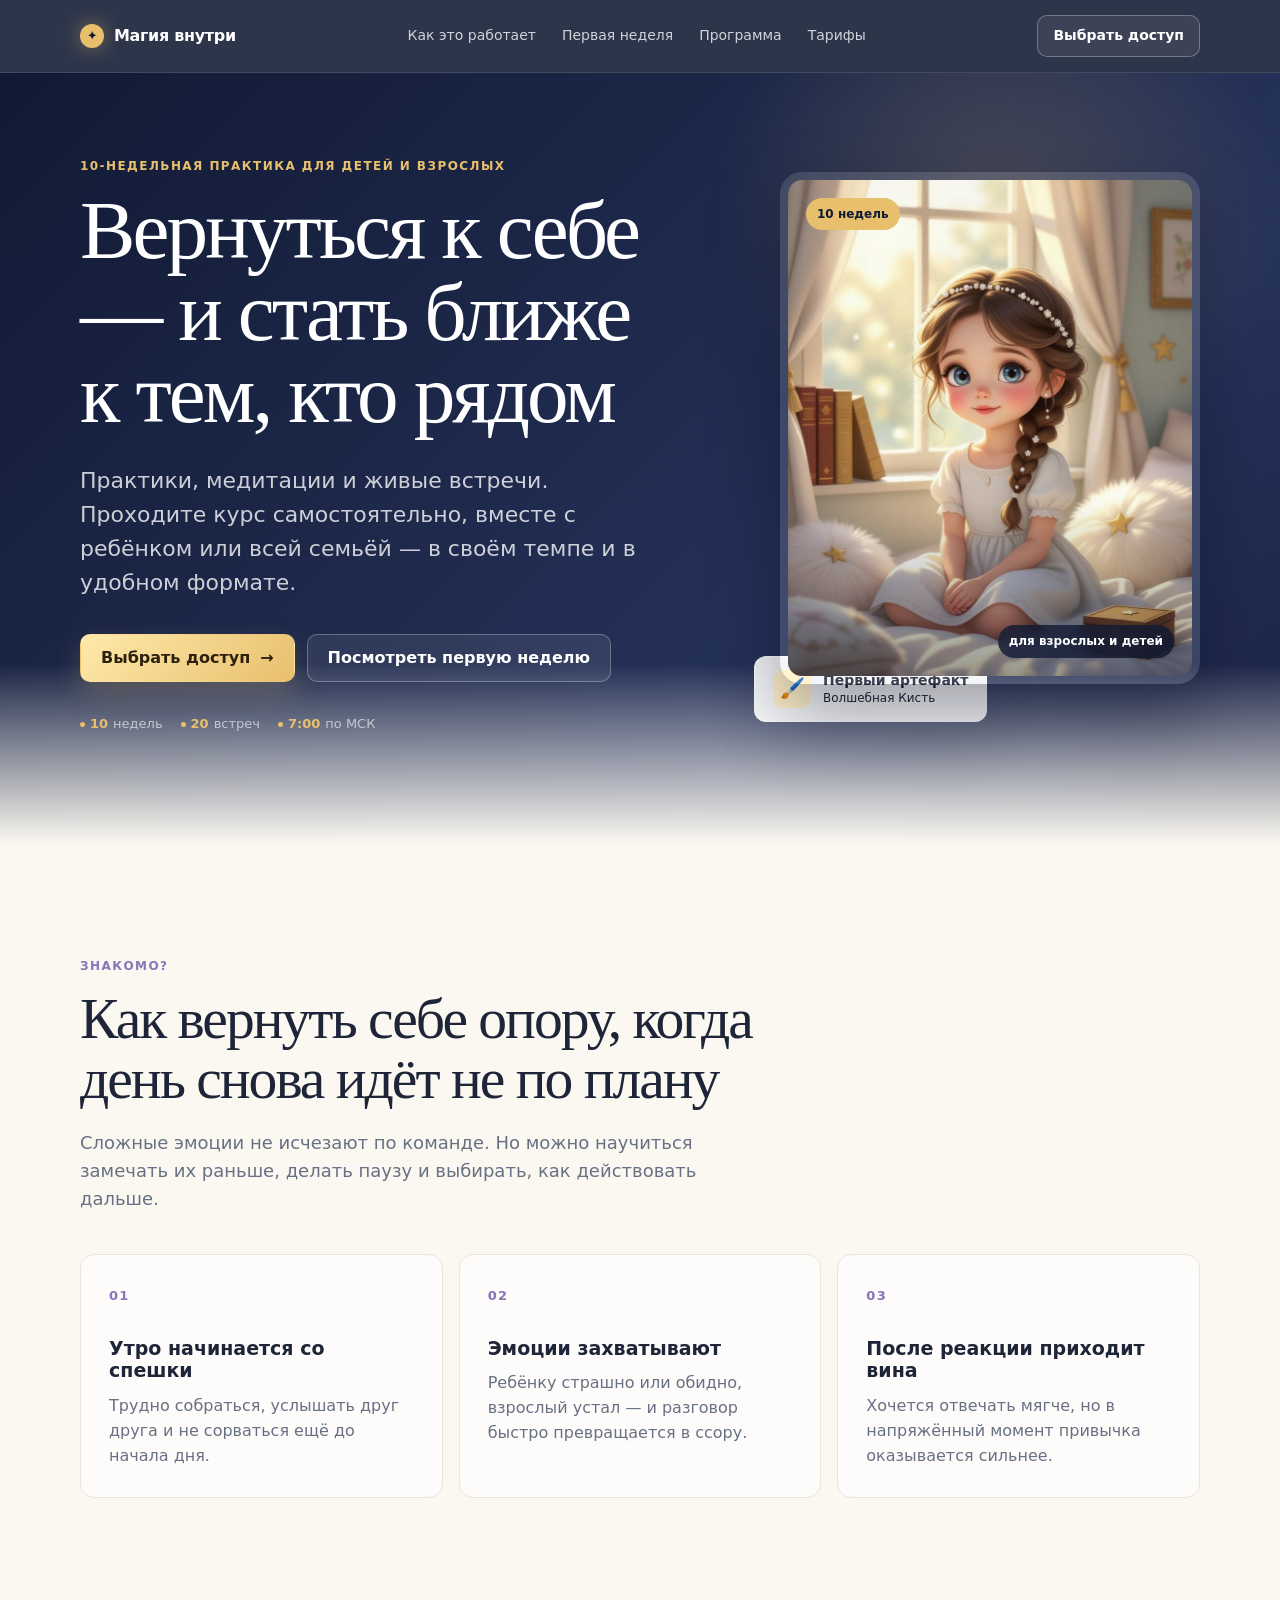
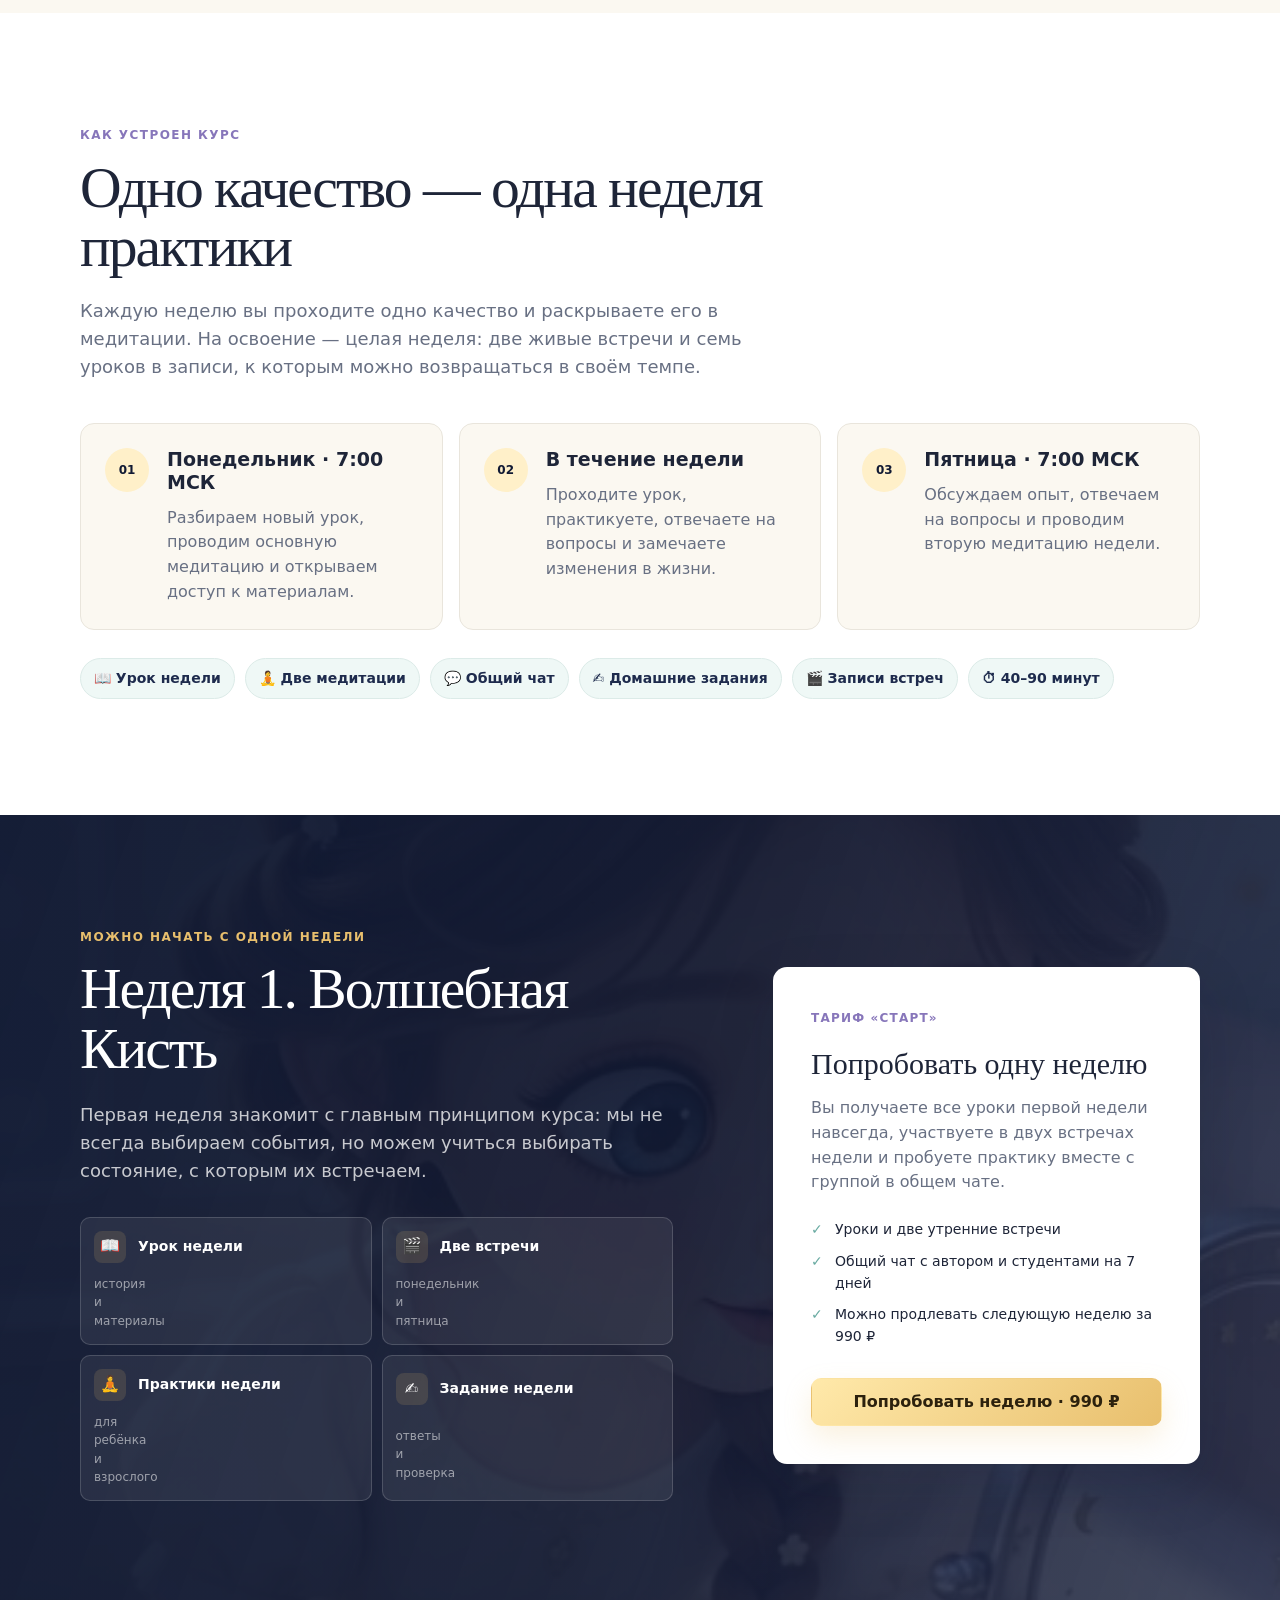
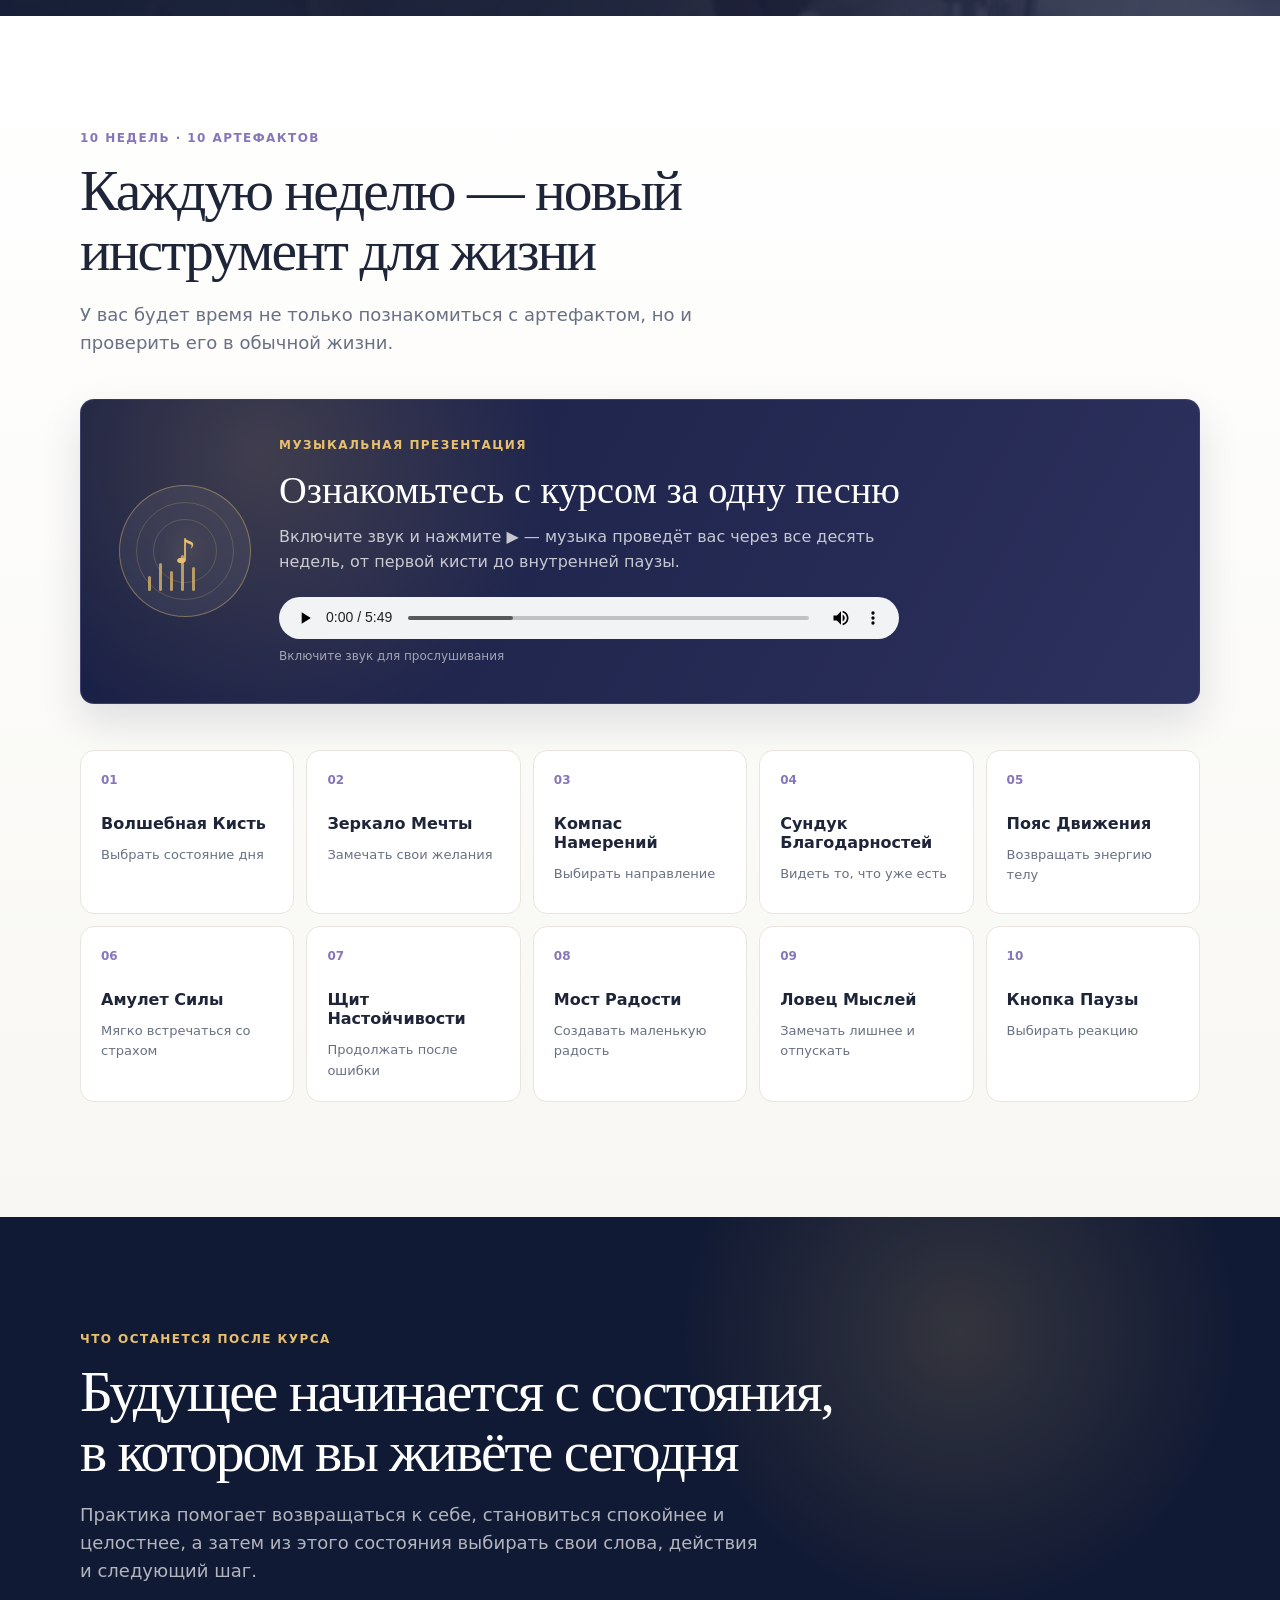
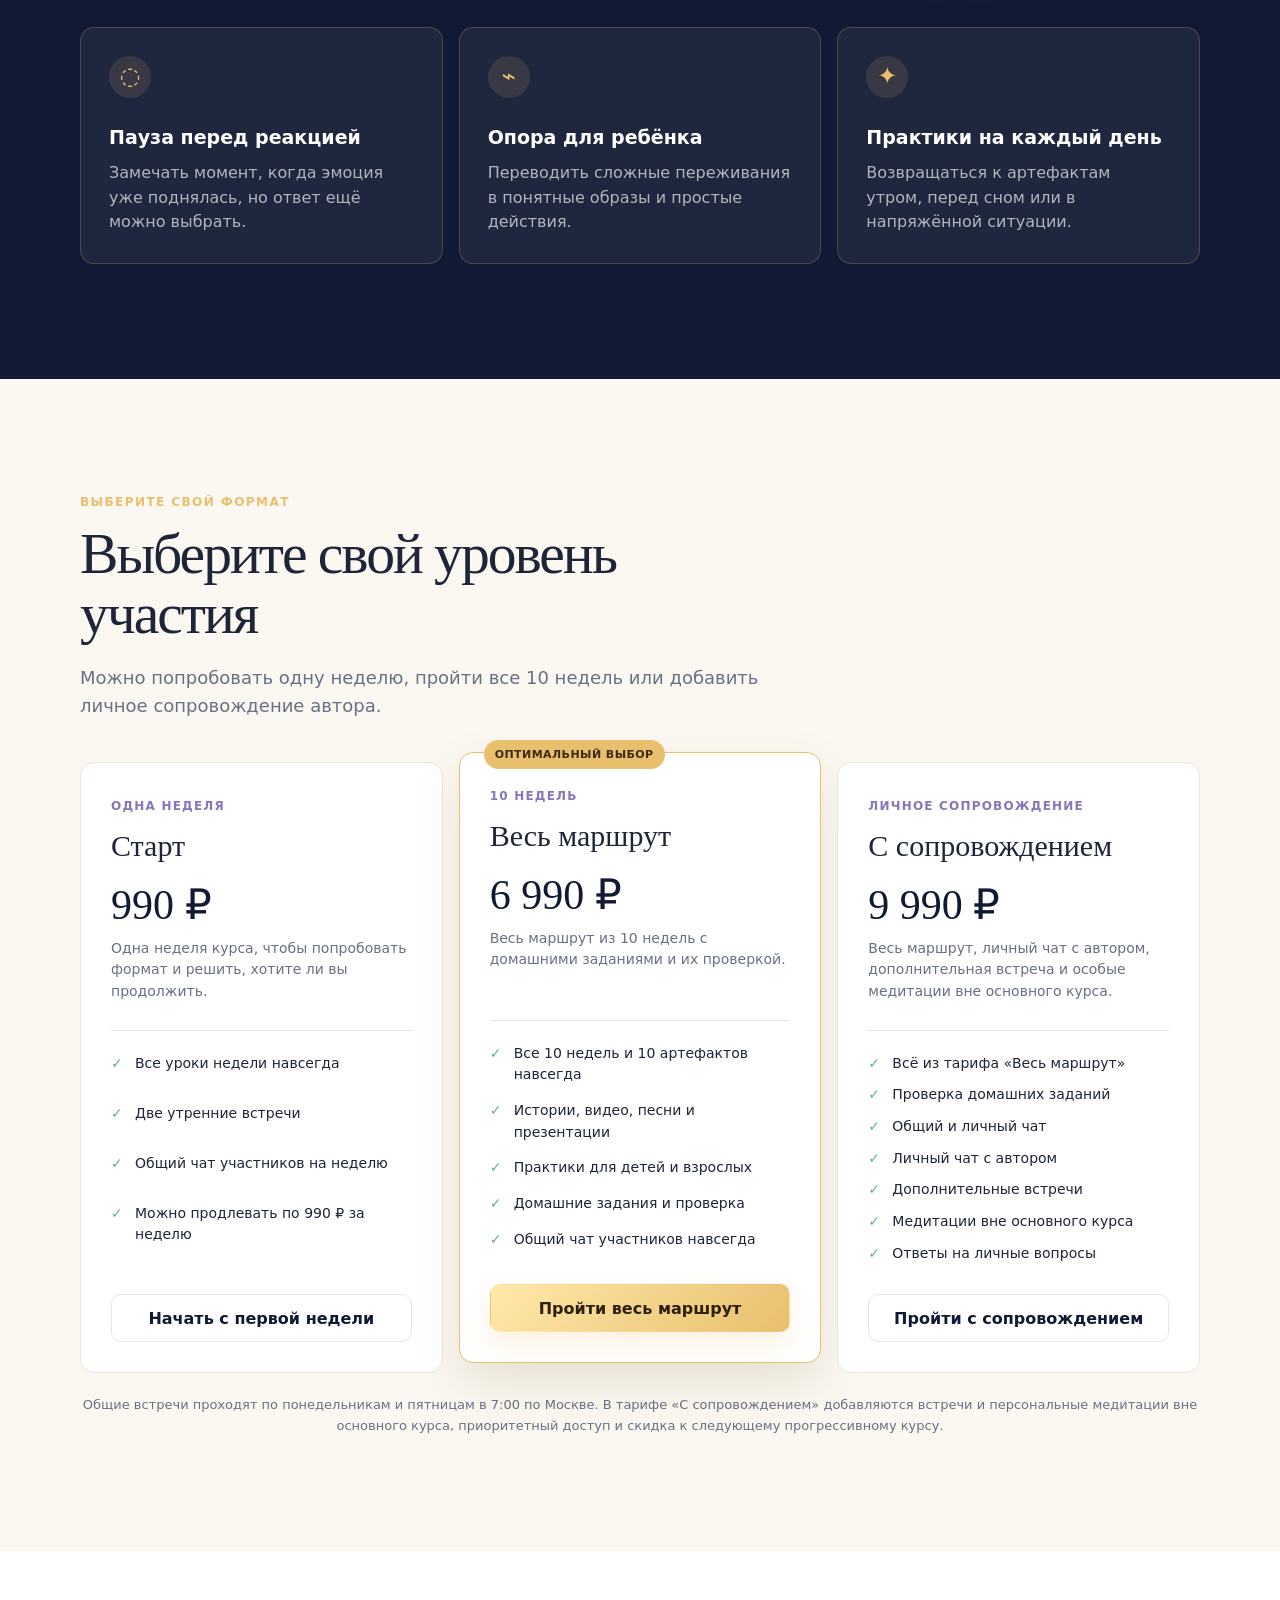
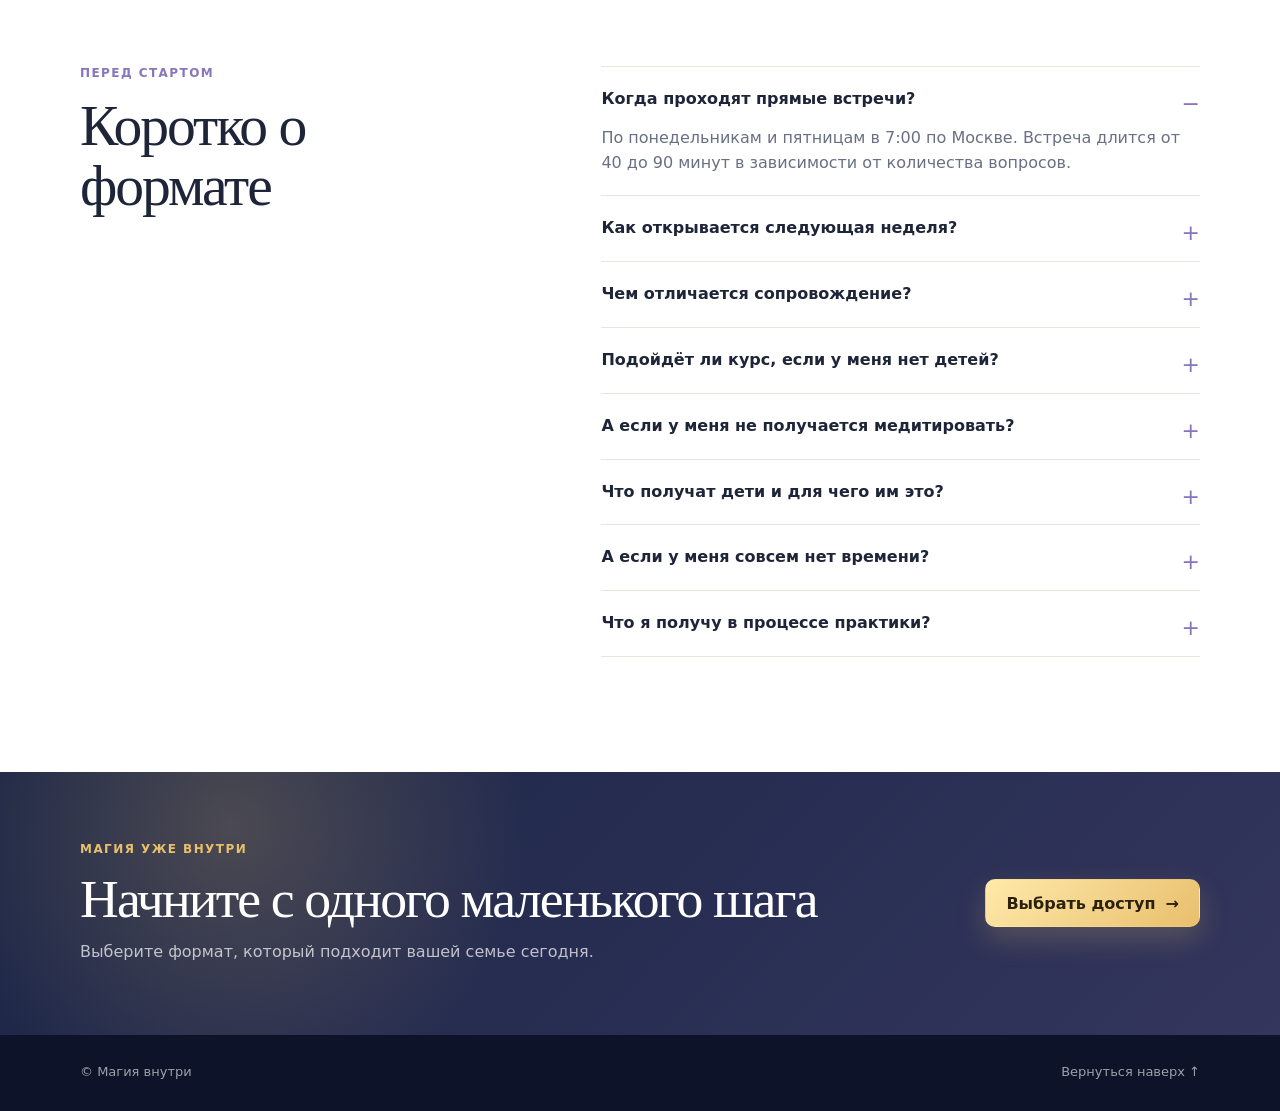
<file: index.html>
<!doctype html>
<html lang="ru">
  <head>
    <meta charset="utf-8" />
    <meta name="viewport" content="width=device-width, initial-scale=1" />
    <title>Магия внутри — 10-недельная практика для детей и взрослых</title>
    <meta
      name="description"
      content="10-недельная практика для детей и взрослых: медитации, живые встречи и практики для самостоятельного прохождения, занятий с ребёнком или всей семьёй."
    />
    <meta name="theme-color" content="#11162f" />
    <link rel="icon" href="assets/favicon.ico" sizes="any" />
    <link rel="icon" type="image/png" sizes="32x32" href="assets/favicon-32.png" />
    <link rel="apple-touch-icon" sizes="180x180" href="assets/apple-touch-icon.png" />
    <link rel="stylesheet" href="styles-lend2.css" />
  </head>
  <body>
    <header class="site-header">
      <div class="container header-inner">
        <a class="brand" href="#top" aria-label="Магия внутри — на главную">
          <span class="brand-mark" aria-hidden="true">✦</span>
          <span>Магия внутри</span>
        </a>

        <nav class="nav" aria-label="Навигация по странице">
          <a href="#how">Как это работает</a>
          <a href="#day">Первая неделя</a>
          <a href="#program">Программа</a>
          <a href="#pricing">Тарифы</a>
        </nav>

        <a class="button button-small button-outline" href="payment.html">Выбрать доступ</a>
      </div>
    </header>

    <main id="top">
      <section class="hero">
        <div class="container hero-grid">
          <div class="hero-copy">
            <p class="eyebrow">10-недельная практика для детей и взрослых</p>
            <h1>Вернуться к себе — и стать ближе к тем, кто рядом</h1>
            <p class="hero-lead">
              Практики, медитации и живые встречи. Проходите курс самостоятельно, вместе
              с ребёнком или всей семьёй — в своём темпе и в удобном формате.
            </p>
            <div class="hero-actions">
              <a class="button button-primary" href="#pricing">Выбрать доступ <span aria-hidden="true">→</span></a>
              <a class="button button-ghost" href="#day">Посмотреть первую неделю</a>
            </div>
            <div class="hero-facts" aria-label="Коротко о курсе">
              <span><strong>10</strong> недель</span>
              <span><strong>20</strong> встреч</span>
              <span><strong>7:00</strong> по МСК</span>
            </div>
          </div>

          <div class="hero-visual">
            <div class="hero-image-wrap">
              <img src="assets/course/day1.jpg" alt="Элли — героиня сказочного курса" />
              <span class="image-badge image-badge-top">10 недель</span>
              <span class="image-badge image-badge-bottom">для взрослых и детей</span>
            </div>
            <div class="hero-note">
              <span class="note-icon" aria-hidden="true">🖌️</span>
              <span><strong>Первый артефакт</strong><br />Волшебная Кисть</span>
            </div>
          </div>
        </div>
      </section>

      <section class="section problem-section" aria-labelledby="problem-title">
        <div class="container">
          <div class="section-heading narrow">
            <p class="eyebrow eyebrow-dark">Знакомо?</p>
            <h2 id="problem-title">Как вернуть себе опору, когда день снова идёт не по плану</h2>
            <p>
              Сложные эмоции не исчезают по команде. Но можно научиться замечать их раньше,
              делать паузу и выбирать, как действовать дальше.
            </p>
          </div>

          <div class="three-cards problem-cards">
            <article class="soft-card">
              <span class="card-number">01</span>
              <h3>Утро начинается со спешки</h3>
              <p>Трудно собраться, услышать друг друга и не сорваться ещё до начала дня.</p>
            </article>
            <article class="soft-card">
              <span class="card-number">02</span>
              <h3>Эмоции захватывают</h3>
              <p>Ребёнку страшно или обидно, взрослый устал — и разговор быстро превращается в ссору.</p>
            </article>
            <article class="soft-card">
              <span class="card-number">03</span>
              <h3>После реакции приходит вина</h3>
              <p>Хочется отвечать мягче, но в напряжённый момент привычка оказывается сильнее.</p>
            </article>
          </div>
        </div>
      </section>

      <section id="how" class="section how-section" aria-labelledby="how-title">
        <div class="container">
          <div class="section-heading">
            <p class="eyebrow eyebrow-dark">Как устроен курс</p>
            <h2 id="how-title">Одно качество — одна неделя практики</h2>
            <p>Каждую неделю вы проходите одно качество и раскрываете его в медитации. На освоение — целая неделя: две живые встречи и семь уроков в записи, к которым можно возвращаться в своём темпе.</p>
          </div>

          <div class="steps">
            <article class="step">
              <div class="step-icon">01</div>
              <div>
                <h3>Понедельник · 7:00 МСК</h3>
                <p>Разбираем новый урок, проводим основную медитацию и открываем доступ к материалам.</p>
              </div>
            </article>
            <article class="step">
              <div class="step-icon">02</div>
              <div>
                <h3>В течение недели</h3>
                <p>Проходите урок, практикуете, отвечаете на вопросы и замечаете изменения в жизни.</p>
              </div>
            </article>
            <article class="step">
              <div class="step-icon">03</div>
              <div>
                <h3>Пятница · 7:00 МСК</h3>
                <p>Обсуждаем опыт, отвечаем на вопросы и проводим вторую медитацию недели.</p>
              </div>
            </article>
          </div>

          <div class="format-row" aria-label="Форматы внутри курса">
            <span>📖 Урок недели</span>
            <span>🧘 Две медитации</span>
            <span>💬 Общий чат</span>
            <span>✍️ Домашние задания</span>
            <span>🎬 Записи встреч</span>
            <span>⏱ 40–90 минут</span>
          </div>
        </div>
      </section>

      <section id="day" class="section day-section" aria-labelledby="day-title">
        <div class="container day-grid">
          <div class="day-copy">
            <p class="eyebrow">Можно начать с одной недели</p>
            <h2 id="day-title">Неделя 1. Волшебная Кисть</h2>
            <p class="lead">
              Первая неделя знакомит с главным принципом курса: мы не всегда выбираем события,
              но можем учиться выбирать состояние, с которым их встречаем.
            </p>

            <div class="day-list">
              <div><span>📖</span><strong>Урок недели</strong><small>история и материалы</small></div>
              <div><span>🎬</span><strong>Две встречи</strong><small>понедельник и пятница</small></div>
              <div><span>🧘</span><strong>Практики недели</strong><small>для ребёнка и взрослого</small></div>
              <div><span>✍️</span><strong>Задание недели</strong><small>ответы и проверка</small></div>
            </div>
          </div>

          <aside class="preview-card">
            <span class="preview-label">Тариф «Старт»</span>
            <h3>Попробовать одну неделю</h3>
            <p>
              Вы получаете все уроки первой недели навсегда, участвуете в двух встречах недели
              и пробуете практику вместе с группой в общем чате.
            </p>
            <ul class="check-list">
              <li>Уроки и две утренние встречи</li>
              <li>Общий чат с автором и студентами на 7 дней</li>
              <li>Можно продлевать следующую неделю за 990 ₽</li>
            </ul>
            <a class="button button-primary button-wide" href="payment.html#day1">Попробовать неделю · 990 ₽</a>
          </aside>
        </div>
      </section>

      <section id="program" class="section program-section" aria-labelledby="program-title">
        <div class="container">
          <div class="section-heading">
            <p class="eyebrow eyebrow-dark">10 недель · 10 артефактов</p>
            <h2 id="program-title">Каждую неделю — новый инструмент для жизни</h2>
            <p>У вас будет время не только познакомиться с артефактом, но и проверить его в обычной жизни.</p>
          </div>

          <div class="course-music-card">
            <div class="course-music-art" aria-hidden="true">
              <span>♪</span>
              <i></i><i></i><i></i><i></i><i></i>
            </div>
            <div class="course-music-copy">
              <p class="eyebrow eyebrow-dark">Музыкальная презентация</p>
              <h3>Ознакомьтесь с курсом за одну песню</h3>
              <p>Включите звук и нажмите ▶ — музыка проведёт вас через все десять недель, от первой кисти до внутренней паузы.</p>
              <audio class="course-music-player" controls preload="metadata" aria-label="Музыкальная презентация курса «Магия внутри»">
                <source src="present.mp3" type="audio/mpeg" />
                Ваш браузер не поддерживает воспроизведение аудио.
              </audio>
              <small>Включите звук для прослушивания</small>
            </div>
          </div>

          <div class="program-grid">
            <article><span>01</span><h3>Волшебная Кисть</h3><p>Выбрать состояние дня</p></article>
            <article><span>02</span><h3>Зеркало Мечты</h3><p>Замечать свои желания</p></article>
            <article><span>03</span><h3>Компас Намерений</h3><p>Выбирать направление</p></article>
            <article><span>04</span><h3>Сундук Благодарностей</h3><p>Видеть то, что уже есть</p></article>
            <article><span>05</span><h3>Пояс Движения</h3><p>Возвращать энергию телу</p></article>
            <article><span>06</span><h3>Амулет Силы</h3><p>Мягко встречаться со страхом</p></article>
            <article><span>07</span><h3>Щит Настойчивости</h3><p>Продолжать после ошибки</p></article>
            <article><span>08</span><h3>Мост Радости</h3><p>Создавать маленькую радость</p></article>
            <article><span>09</span><h3>Ловец Мыслей</h3><p>Замечать лишнее и отпускать</p></article>
            <article><span>10</span><h3>Кнопка Паузы</h3><p>Выбирать реакцию</p></article>
          </div>
        </div>
      </section>

      <section class="section results-section" aria-labelledby="results-title">
        <div class="container">
          <div class="section-heading light-heading">
            <p class="eyebrow">Что останется после курса</p>
            <h2 id="results-title">Будущее начинается с состояния, в котором вы живёте сегодня</h2>
            <p>Практика помогает возвращаться к себе, становиться спокойнее и целостнее, а затем из этого состояния выбирать свои слова, действия и следующий шаг.</p>
          </div>

          <div class="three-cards result-cards">
            <article>
              <span class="result-icon">◌</span>
              <h3>Пауза перед реакцией</h3>
              <p>Замечать момент, когда эмоция уже поднялась, но ответ ещё можно выбрать.</p>
            </article>
            <article>
              <span class="result-icon">⌁</span>
              <h3>Опора для ребёнка</h3>
              <p>Переводить сложные переживания в понятные образы и простые действия.</p>
            </article>
            <article>
              <span class="result-icon">✦</span>
              <h3>Практики на каждый день</h3>
              <p>Возвращаться к артефактам утром, перед сном или в напряжённой ситуации.</p>
            </article>
          </div>
        </div>
      </section>

      <section id="pricing" class="section pricing-section" aria-labelledby="pricing-title">
        <div class="container">
          <div class="section-heading pricing-heading">
            <p class="eyebrow">Выберите свой формат</p>
            <h2 id="pricing-title">Выберите свой уровень участия</h2>
            <p>Можно попробовать одну неделю, пройти все 10 недель или добавить личное сопровождение автора.</p>
          </div>

          <div class="pricing-grid">
            <article class="price-card">
              <div class="price-card-top">
                <span class="price-kicker">Одна неделя</span>
                <h3>Старт</h3>
                <p class="price">990 ₽</p>
                <p class="price-description">Одна неделя курса, чтобы попробовать формат и решить, хотите ли вы продолжить.</p>
              </div>
              <ul class="feature-list">
                <li>Все уроки недели навсегда</li>
                <li>Две утренние встречи</li>
                <li>Общий чат участников на неделю</li>
                <li>Можно продлевать по 990 ₽ за неделю</li>
              </ul>
              <a class="button button-secondary button-wide" href="payment.html#day1">Начать с первой недели</a>
            </article>

            <article class="price-card price-card-featured">
              <span class="popular-badge">Оптимальный выбор</span>
              <div class="price-card-top">
                <span class="price-kicker">10 недель</span>
                <h3>Весь маршрут</h3>
                <p class="price">6 990 ₽</p>
                <p class="price-description">Весь маршрут из 10 недель с домашними заданиями и их проверкой.</p>
              </div>
              <ul class="feature-list">
                <li>Все 10 недель и 10 артефактов навсегда</li>
                <li>Истории, видео, песни и презентации</li>
                <li>Практики для детей и взрослых</li>
                <li>Домашние задания и проверка</li>
                <li>Общий чат участников навсегда</li>
              </ul>
              <a class="button button-primary button-wide" href="payment.html#full">Пройти весь маршрут</a>
            </article>

            <article class="price-card">
              <div class="price-card-top">
                <span class="price-kicker">Личное сопровождение</span>
                <h3>С сопровождением</h3>
                <p class="price">9 990 ₽</p>
                <p class="price-description">Весь маршрут, личный чат с автором, дополнительная встреча и особые медитации вне основного курса.</p>
              </div>
              <ul class="feature-list">
                <li>Всё из тарифа «Весь маршрут»</li>
                <li>Проверка домашних заданий</li>
                <li>Общий и личный чат</li>
                <li>Личный чат с автором</li>
                <li>Дополнительные встречи</li>
                <li>Медитации вне основного курса</li>
                <li>Ответы на личные вопросы</li>
              </ul>
              <a class="button button-secondary button-wide" href="payment.html#support">Пройти с сопровождением</a>
            </article>
          </div>
          <p class="pricing-note">Общие встречи проходят по понедельникам и пятницам в 7:00 по Москве. В тарифе «С сопровождением» добавляются встречи и персональные медитации вне основного курса, приоритетный доступ и скидка к следующему прогрессивному курсу.</p>
        </div>
      </section>

      <section class="section faq-section" aria-labelledby="faq-title">
        <div class="container faq-grid">
          <div class="section-heading narrow">
            <p class="eyebrow eyebrow-dark">Перед стартом</p>
            <h2 id="faq-title">Коротко о формате</h2>
          </div>
          <div class="faq-list">
            <details open>
              <summary>Когда проходят прямые встречи?</summary>
              <p>По понедельникам и пятницам в 7:00 по Москве. Встреча длится от 40 до 90 минут в зависимости от количества вопросов.</p>
            </details>
            <details>
              <summary>Как открывается следующая неделя?</summary>
              <p>Следующий урок открывается после выполнения заданий текущего урока. Обычно новый материал становится доступен к воскресенью, если ответы отправлены вовремя.</p>
            </details>
            <details>
              <summary>Чем отличается сопровождение?</summary>
              <p>На всех тарифах есть общий чат. В тарифе «С сопровождением» можно задавать вопросы автору лично, приходить на дополнительную встречу и проходить дополнительные медитации, которых нет в основном курсе. А также получить выгодные условия для продвинутого курса по медитациям (вторая ступень).</p>
            </details>
            <details>
              <summary>Подойдёт ли курс, если у меня нет детей?</summary>
              <p>Да. Взрослые практики можно проходить самостоятельно, а материалы для детей использовать только по желанию. Курс помогает замечать своё состояние, возвращать внимание и спокойнее реагировать в повседневной жизни.</p>
            </details>
            <details>
              <summary>А если у меня не получается медитировать?</summary>
              <p>Это нормально, просто следуйте за инструктором: цель практики не в том, чтобы полностью остановить мысли. Начните с 3–5 минут, мягко возвращая внимание к дыханию, телу или голосу ведущего. Просто выделите немного времени для медитации. И через некоторое время у вас все получится!</p>
            </details>
            <details>
              <summary>Что получат дети и для чего им это?</summary>
              <p>Дети учатся замечать эмоции, называть своё состояние, переключать внимание и успокаиваться перед реакцией. Это может поддерживать внимание, эмоциональную осознанность и саморегуляцию.</p>
            </details>
            <details>
              <summary>А если у меня совсем нет времени?</summary>
              <p>Начните с короткой версии на 5–10 минут. Важнее регулярность и возвращение к практике, чем идеальная длительность. Даже одна осознанная пауза, несколько спокойных вдохов или короткое наблюдение за телом — уже шаг к интеграции навыка.</p>
            </details>
            <details>
              <summary>Что я получу в процессе практики?</summary>
              <p>Придут перемены, не мгновенно. Нужно терпение и желание. Вы обретете понятные навыки: замечать напряжение раньше, делать паузу перед привычной реакцией, лучше чувствовать тело и разговаривать с близкими о состоянии. Результат у каждого проявляется по-разному и зависит от регулярности практики. Но то, что жизнь станет интересней и радостней — это гарантированно!</p>
            </details>
          </div>
        </div>
      </section>

      <section class="final-cta" aria-labelledby="final-title">
        <div class="container final-cta-inner">
          <div>
            <p class="eyebrow">Магия уже внутри</p>
            <h2 id="final-title">Начните с одного маленького шага</h2>
            <p>Выберите формат, который подходит вашей семье сегодня.</p>
          </div>
          <a class="button button-primary" href="#pricing">Выбрать доступ <span aria-hidden="true">→</span></a>
        </div>
      </section>
    </main>

    <footer class="site-footer">
      <div class="container footer-inner">
        <span>© Магия внутри</span>
        <a href="#top">Вернуться наверх ↑</a>
      </div>
    </footer>
  </body>
</html>
</file>
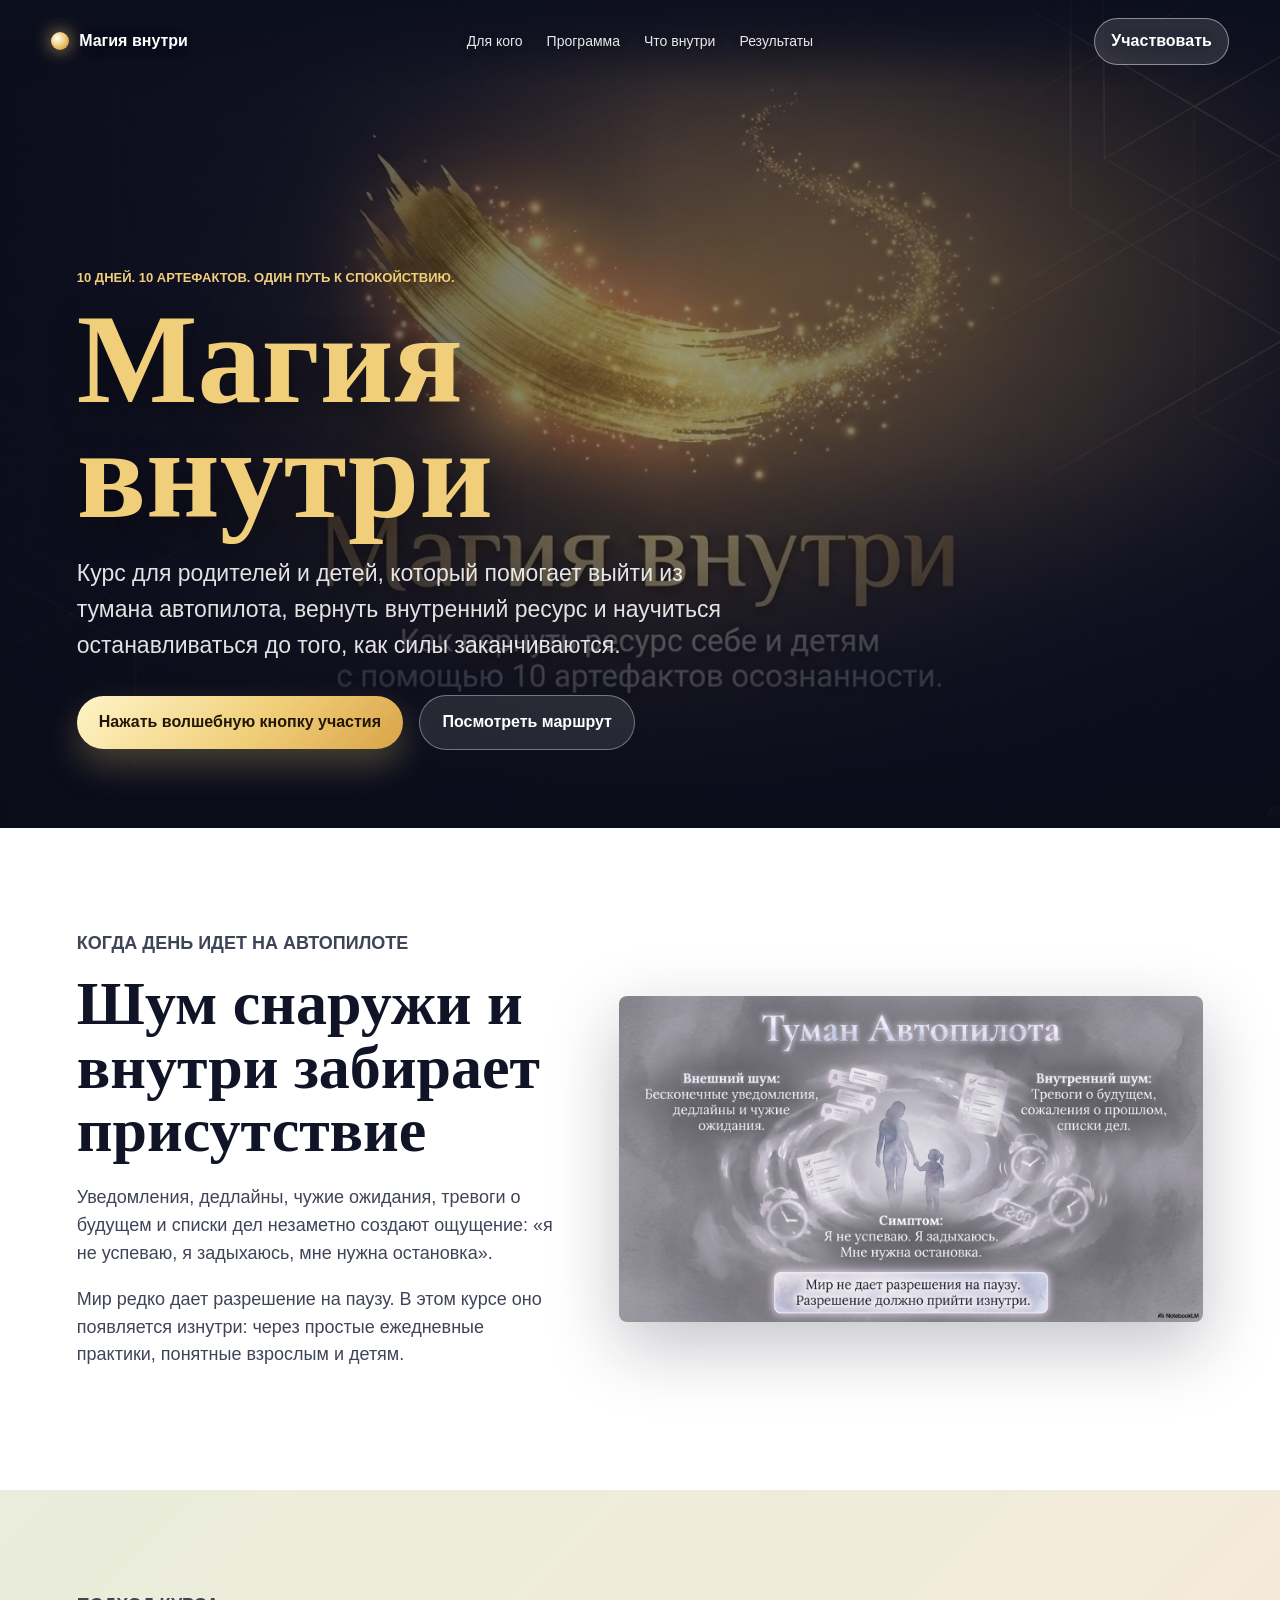
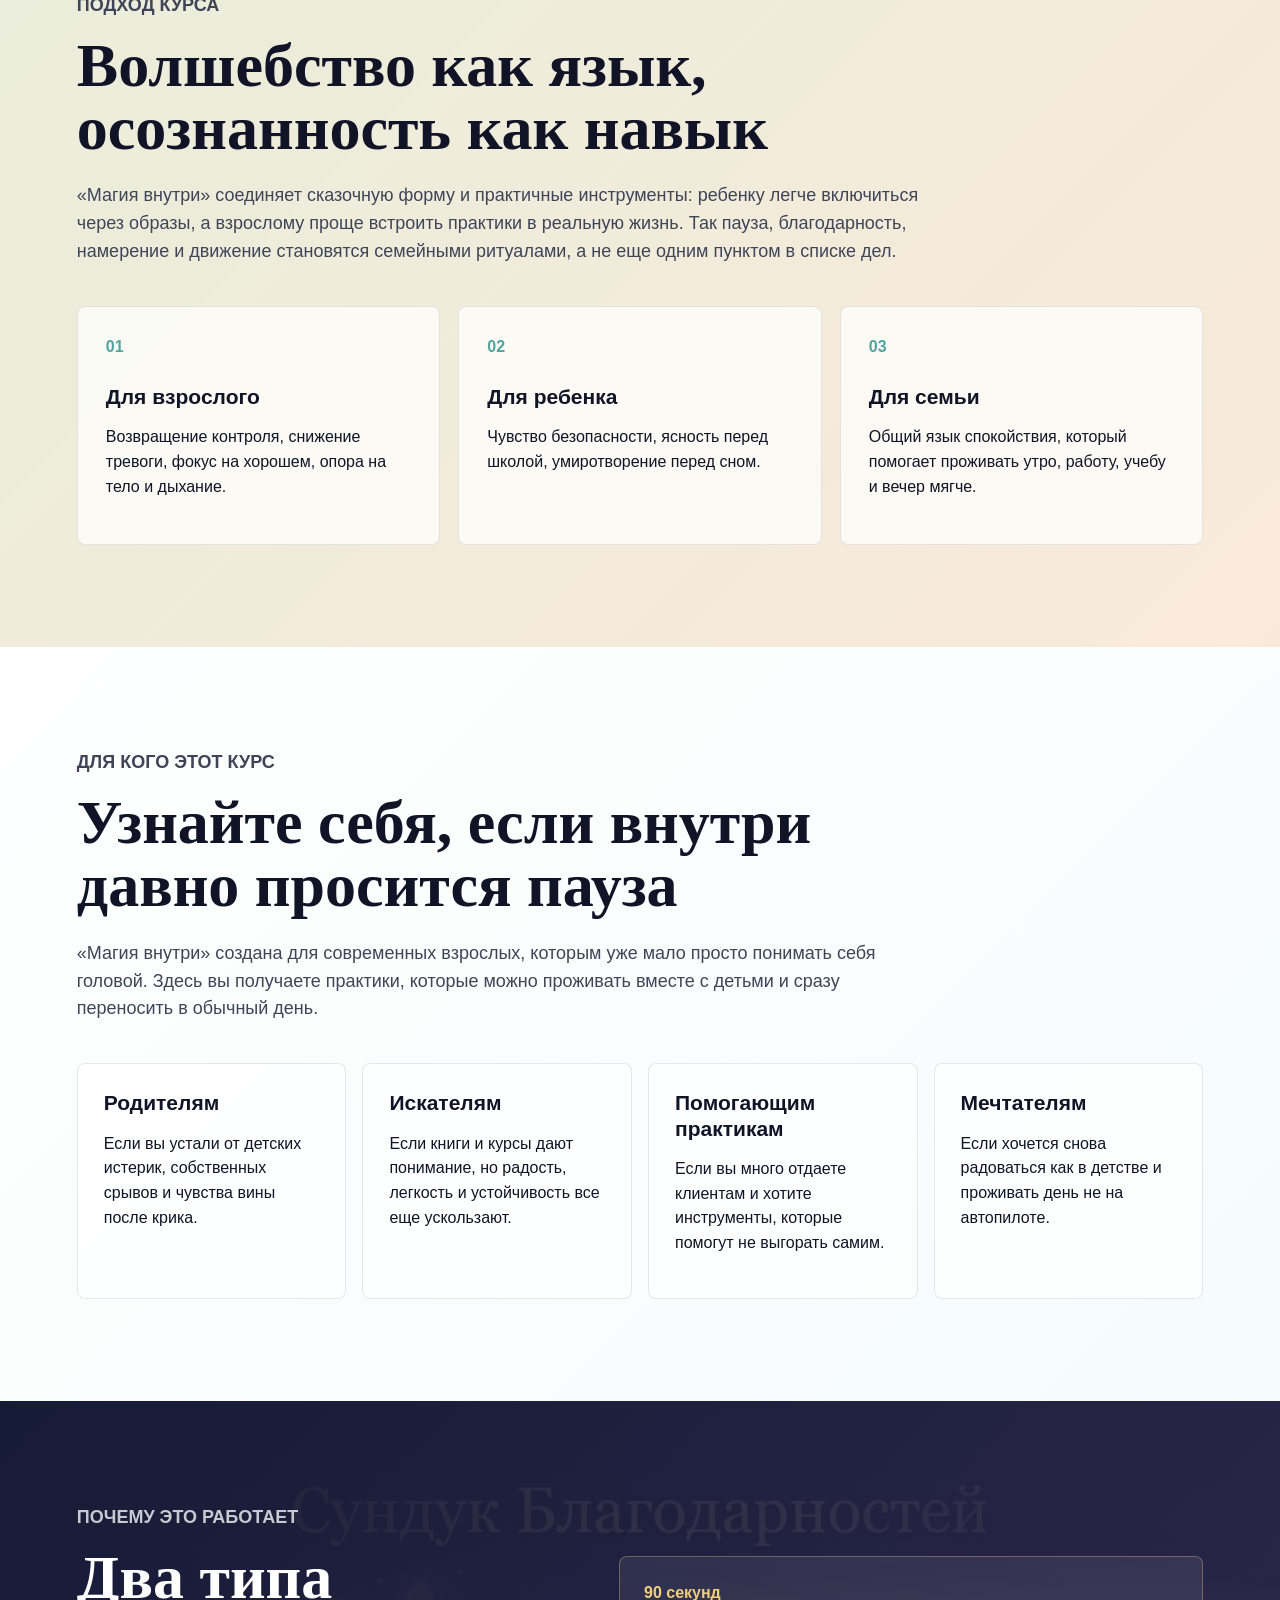
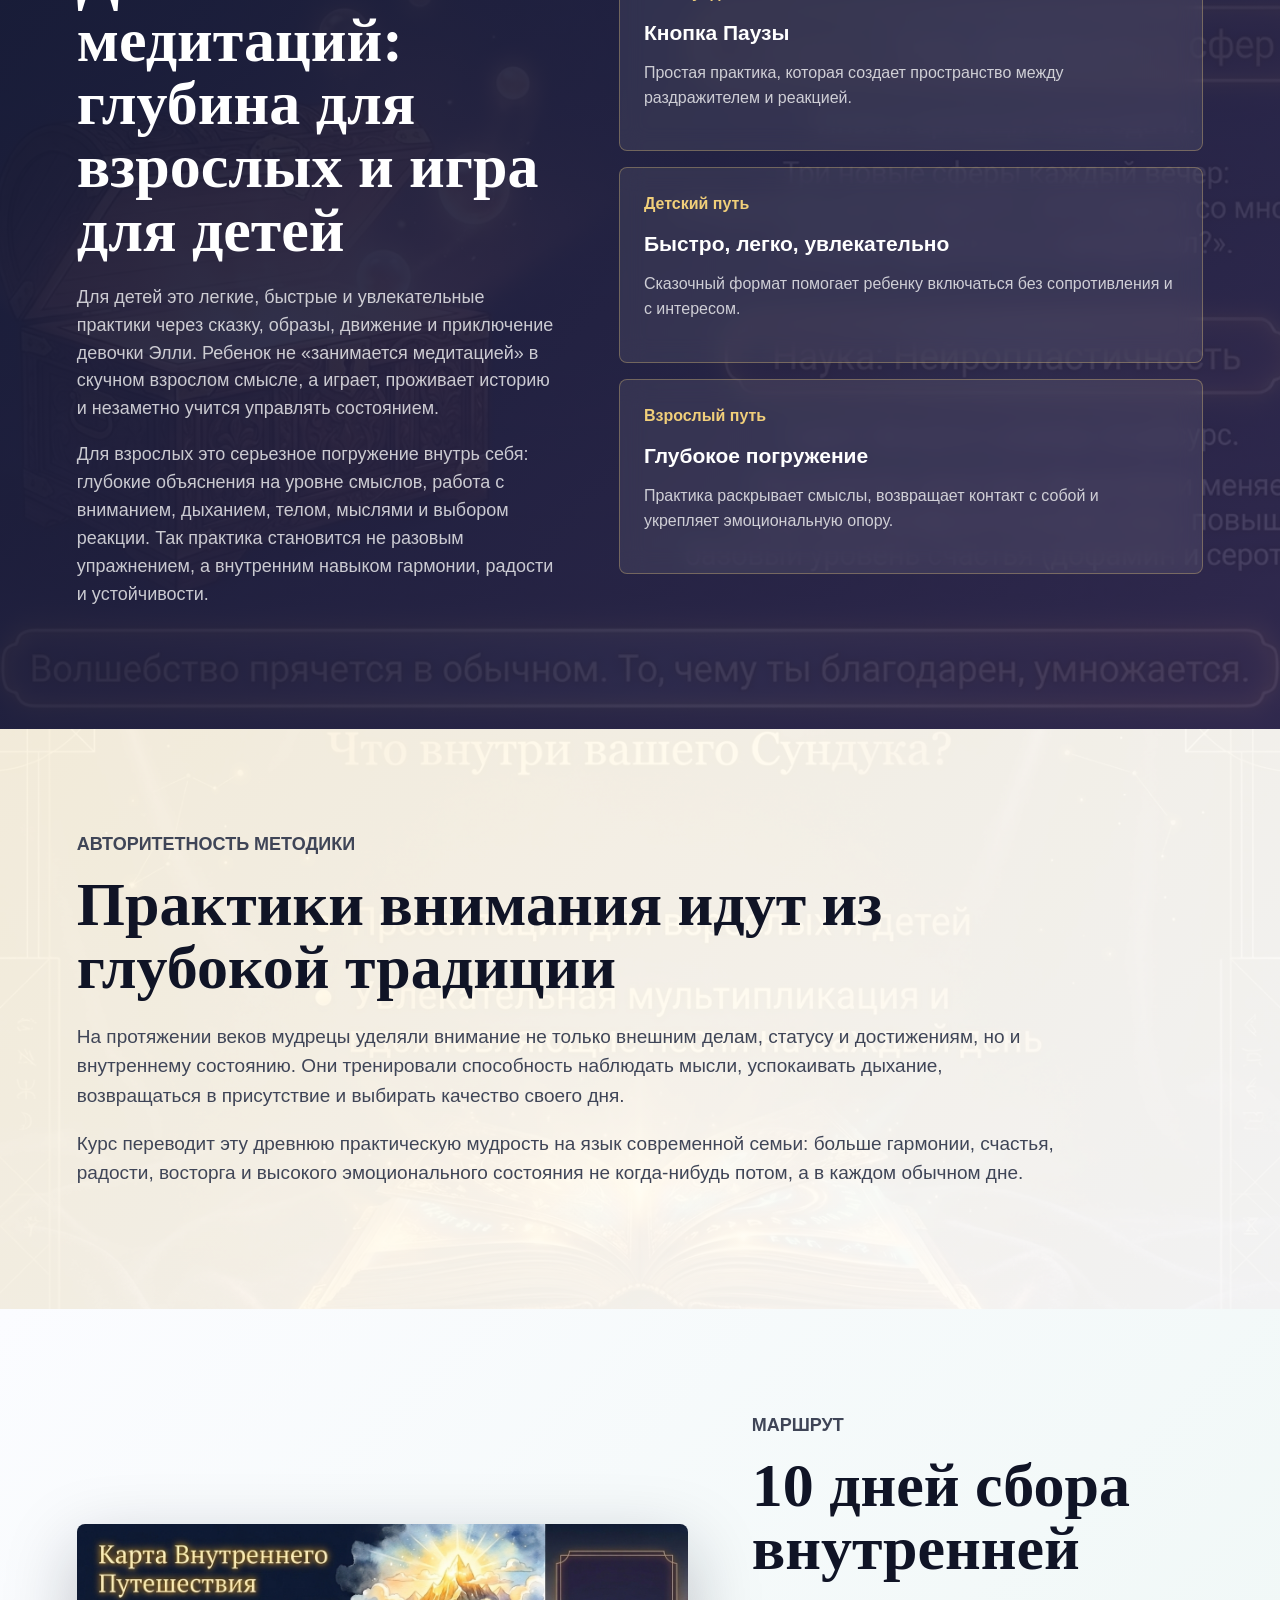
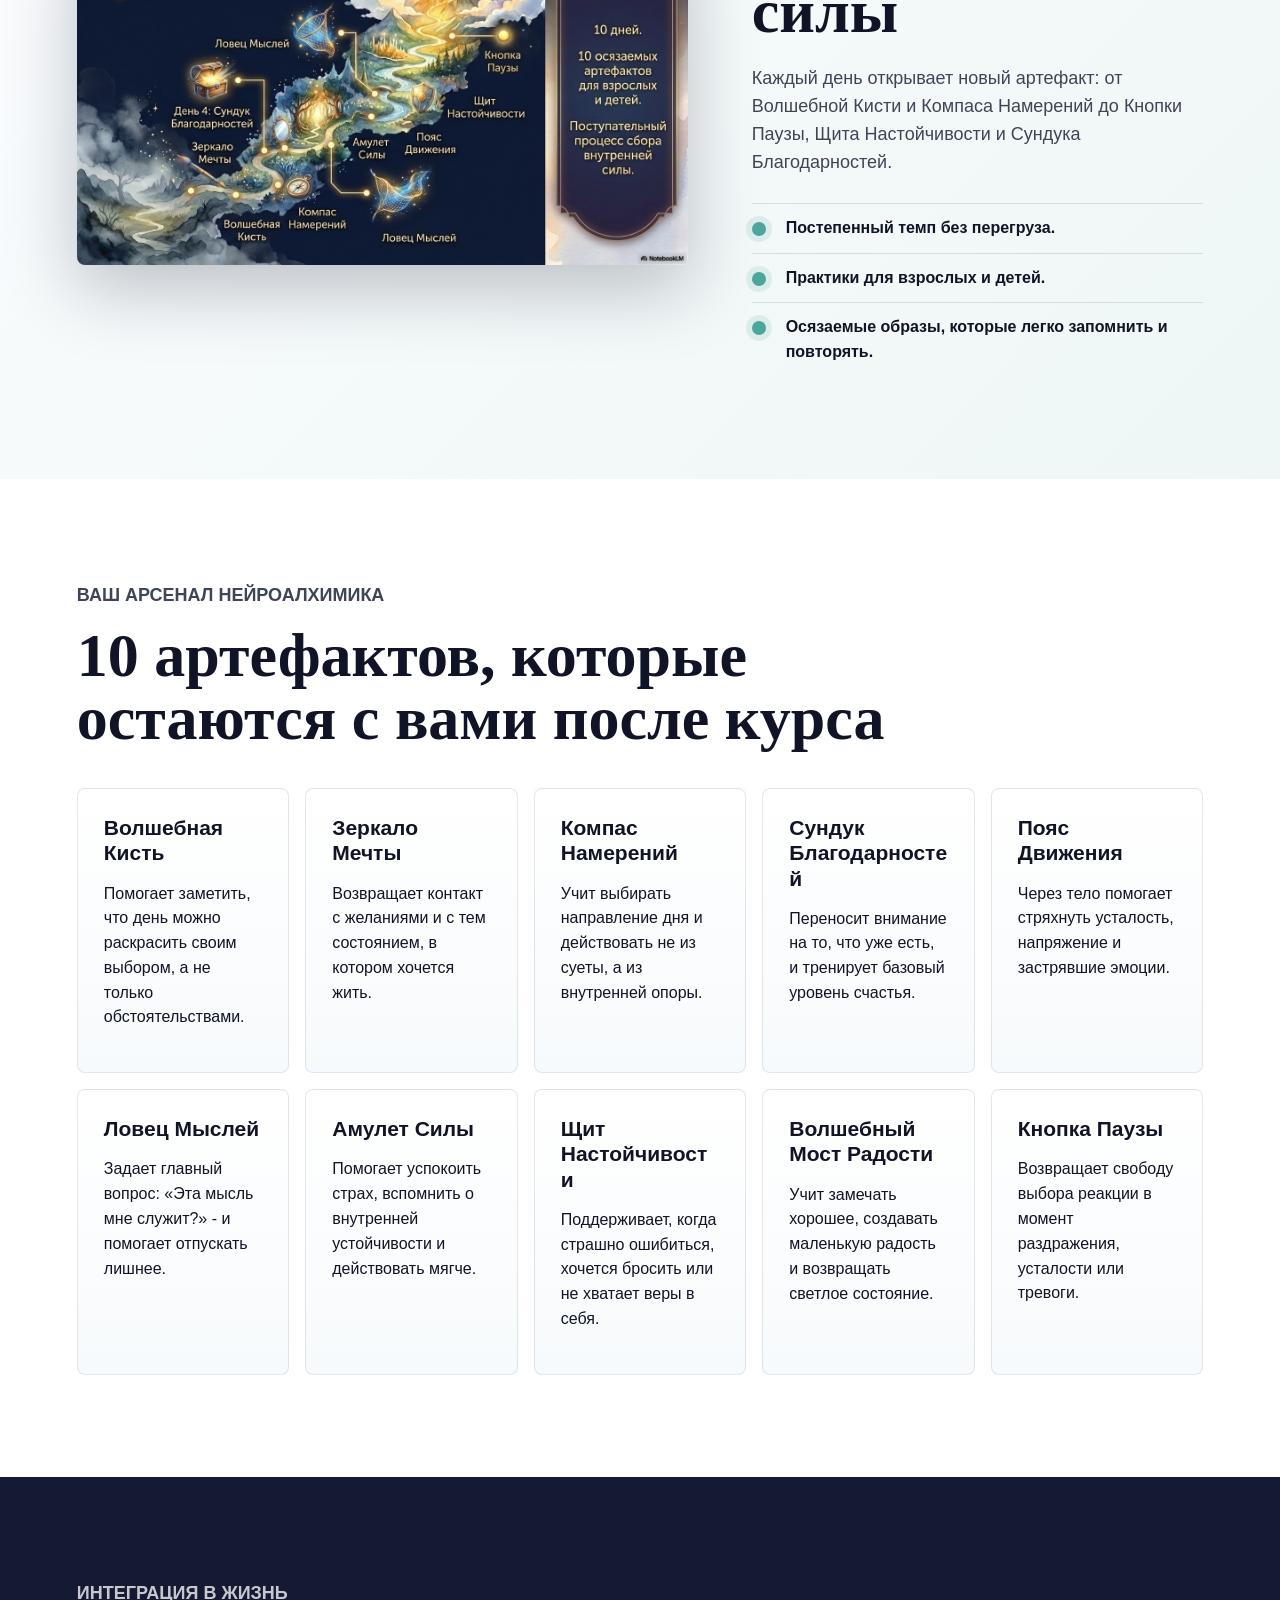
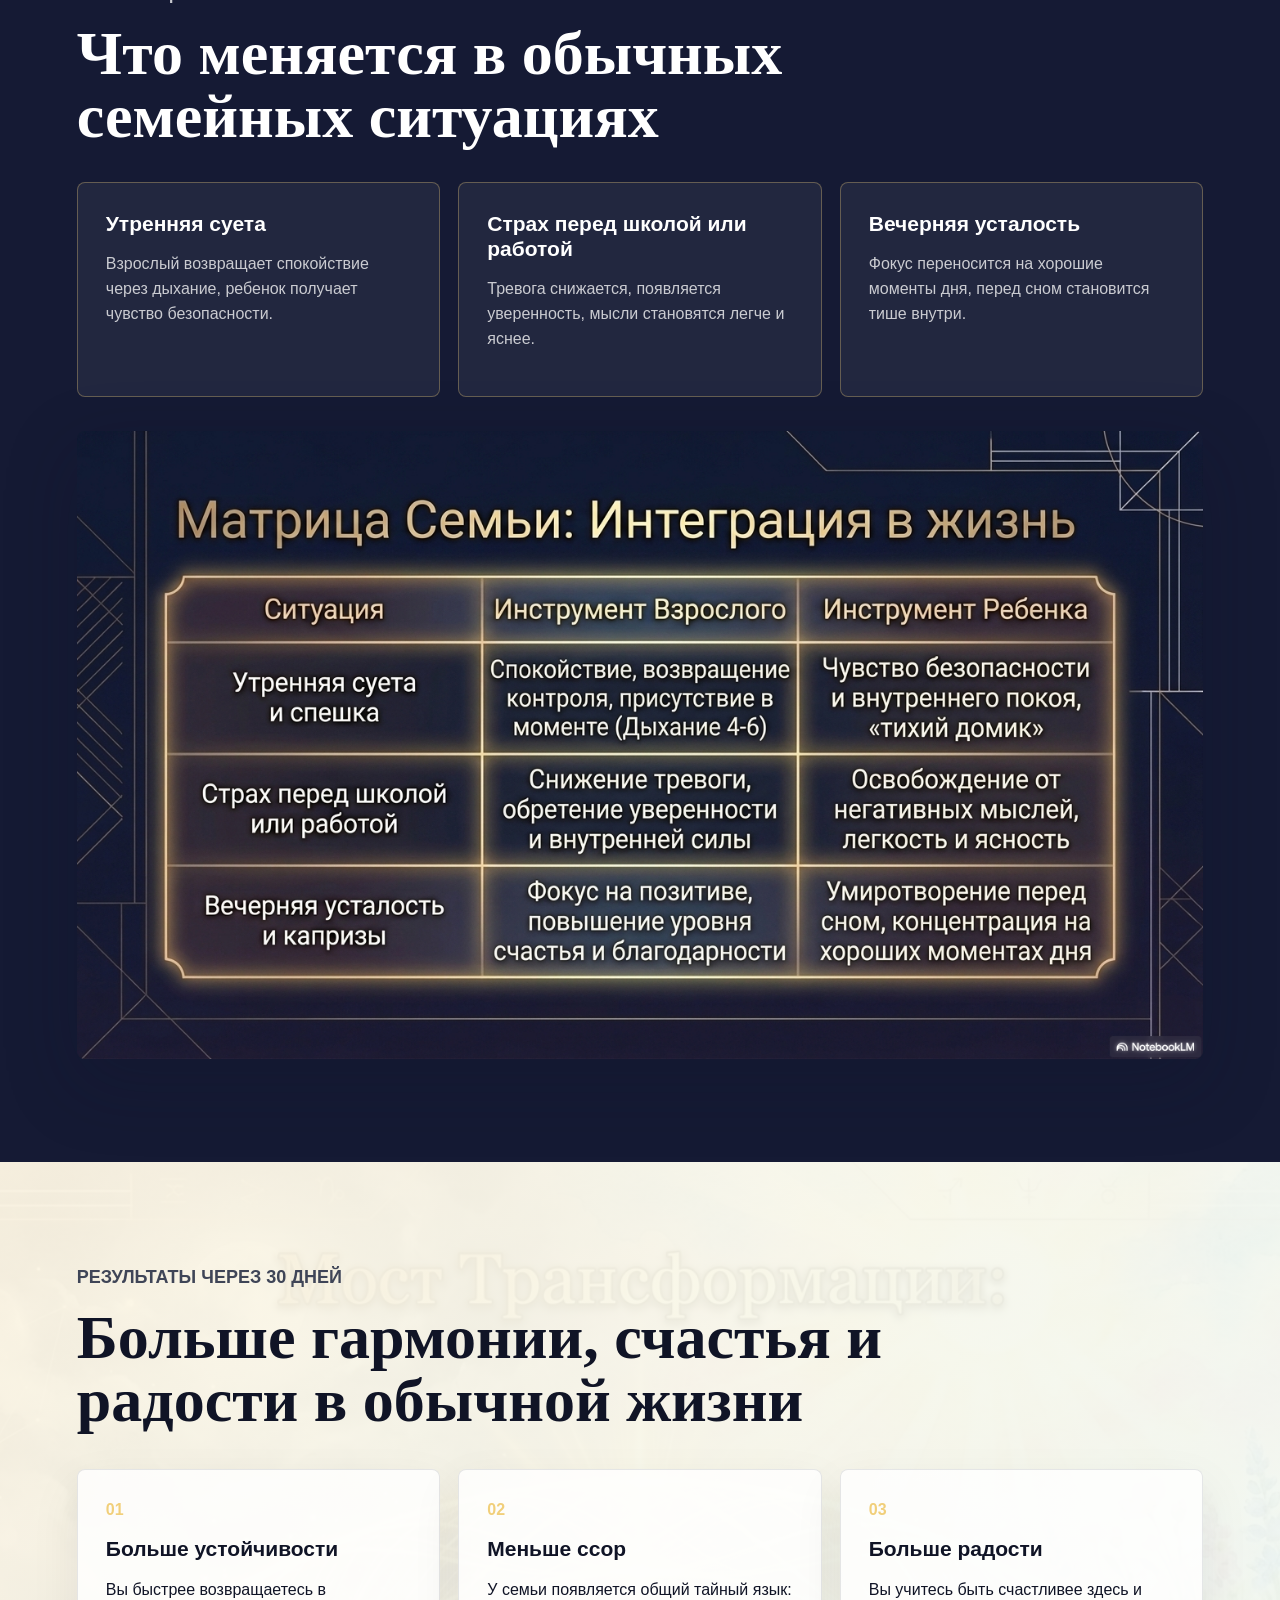
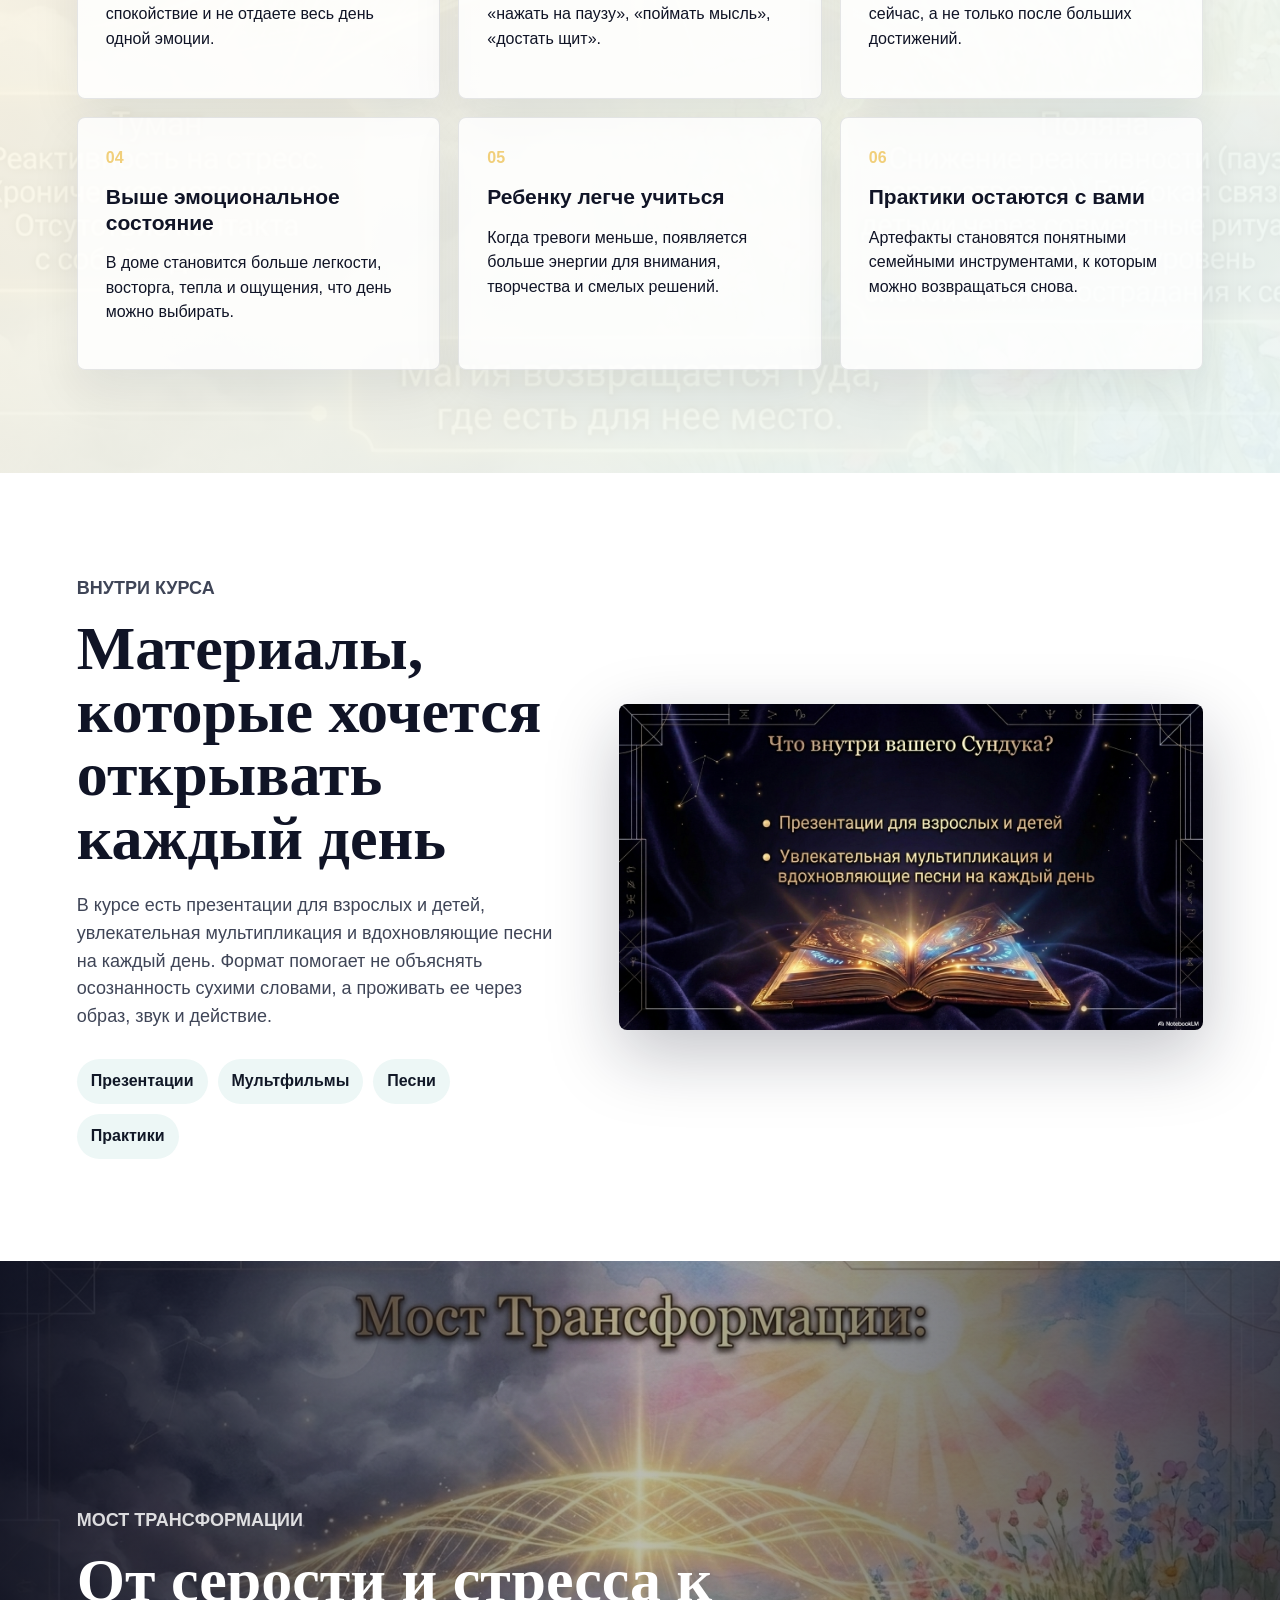
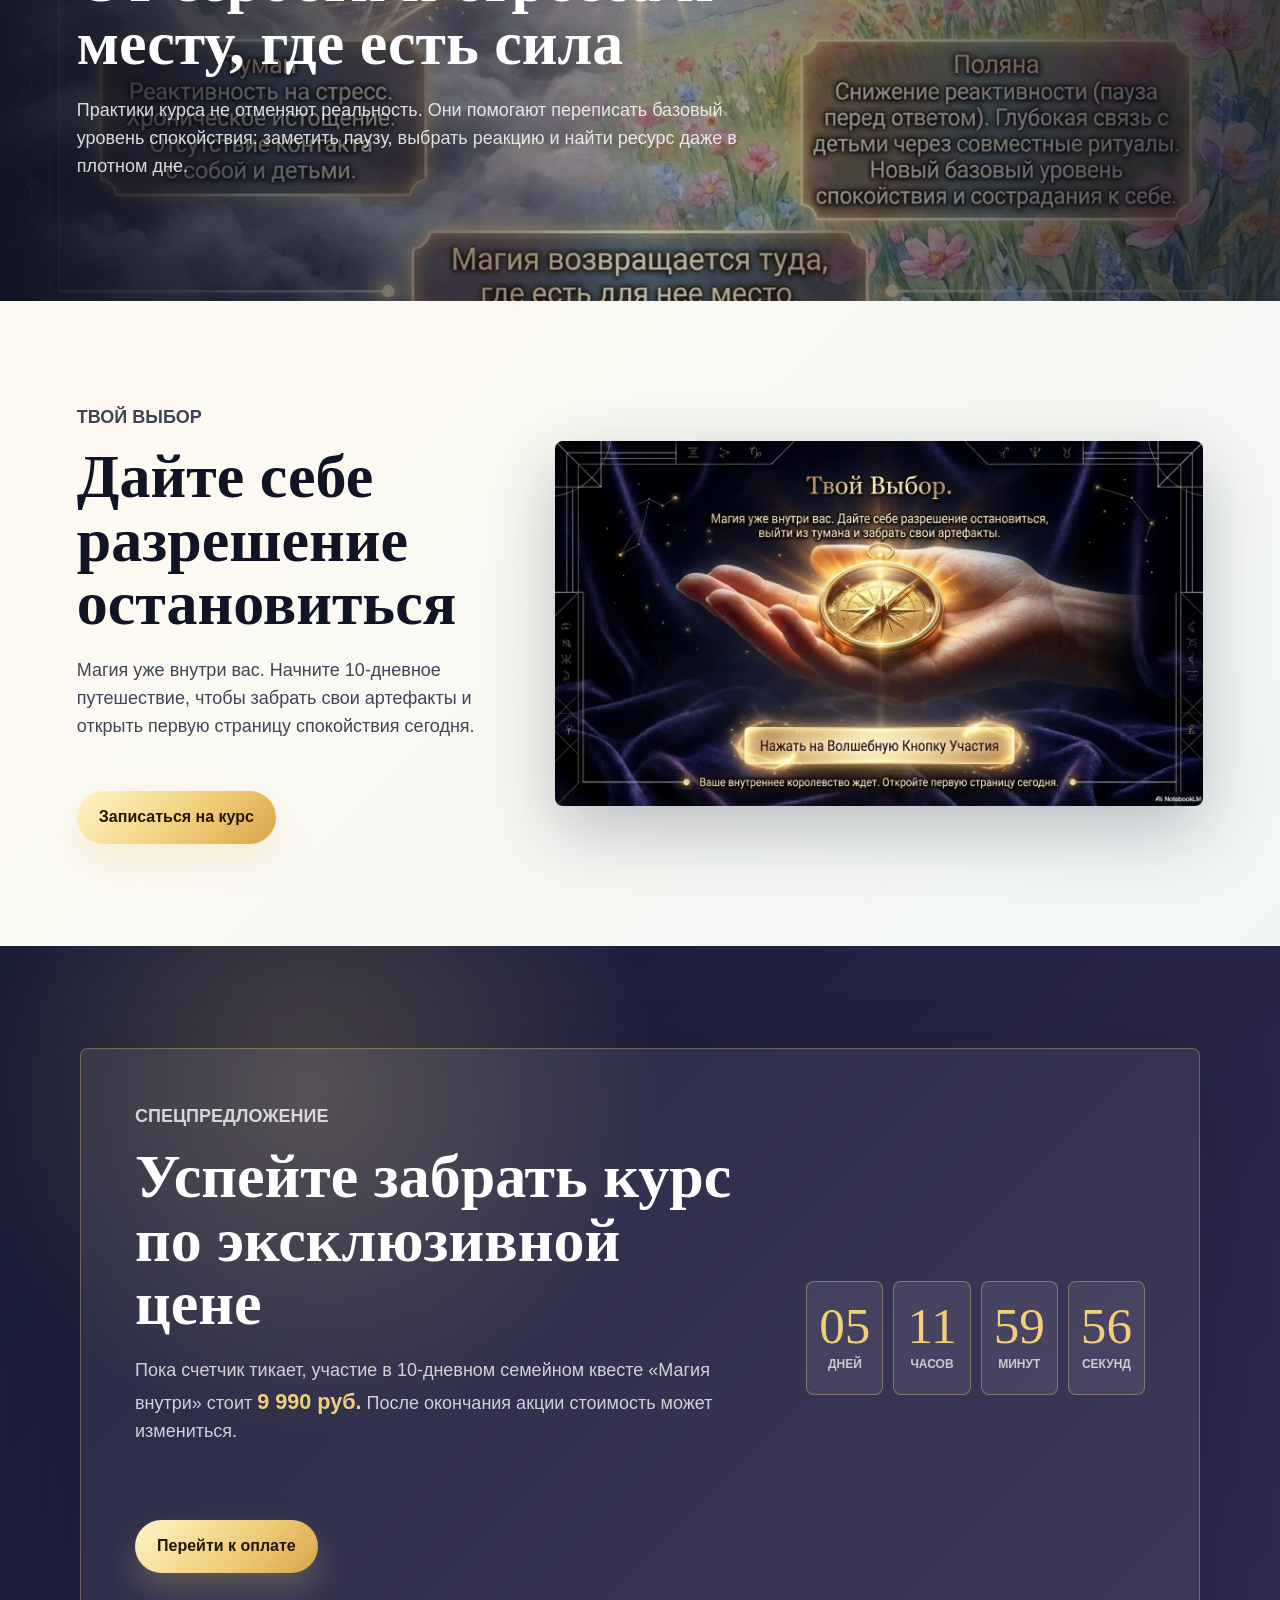
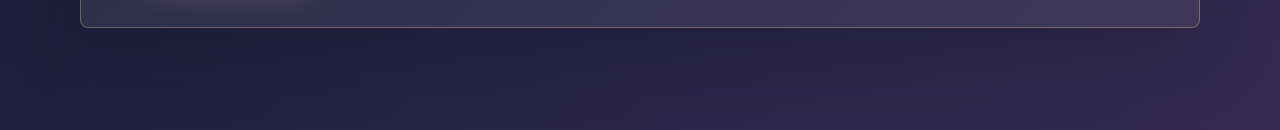
<file: lend-old.html>
<!doctype html>
<html lang="ru">
  <head>
    <meta charset="utf-8" />
    <meta name="viewport" content="width=device-width, initial-scale=1" />
    <title>Магия внутри - курс осознанности для родителей и детей</title>
    <meta
      name="description"
      content="10-дневный курс для взрослых и детей: верните ресурс, спокойствие и внутреннюю опору с помощью 10 артефактов осознанности."
    />
    <meta name="theme-color" content="#11162f" />
    <link rel="icon" href="assets/favicon.ico" sizes="any" />
    <link rel="icon" type="image/png" sizes="32x32" href="assets/favicon-32.png" />
    <link rel="apple-touch-icon" sizes="180x180" href="assets/apple-touch-icon.png" />
    <link rel="stylesheet" href="styles.css" />
  </head>
  <body>
    <header class="site-header">
      <a class="brand" href="#top" aria-label="Магия внутри">
        <span class="brand-mark"></span>
        <span>Магия внутри</span>
      </a>
      <nav class="nav" aria-label="Навигация">
        <a href="#audience">Для кого</a>
        <a href="#program">Программа</a>
        <a href="#inside">Что внутри</a>
        <a href="#results">Результаты</a>
      </nav>
      <a class="header-cta" href="payment.html">Участвовать</a>
    </header>

    <main id="top">
      <section class="hero" aria-labelledby="hero-title">
        <img class="hero-bg" src="assets/hero.png" alt="" />
        <div class="hero-shade"></div>
        <div class="hero-content">
          <p class="eyebrow">10 дней. 10 артефактов. Один путь к спокойствию.</p>
          <h1 id="hero-title">Магия внутри</h1>
          <p class="hero-lead">
            Курс для родителей и детей, который помогает выйти из тумана автопилота,
            вернуть внутренний ресурс и научиться останавливаться до того, как силы заканчиваются.
          </p>
          <div class="hero-actions">
            <a class="button primary" href="payment.html">Нажать волшебную кнопку участия</a>
            <a class="button secondary" href="#program">Посмотреть маршрут</a>
          </div>
        </div>
      </section>

      <section class="problem split-section" aria-labelledby="problem-title">
        <div class="section-copy">
          <p class="eyebrow">Когда день идет на автопилоте</p>
          <h2 id="problem-title">Шум снаружи и внутри забирает присутствие</h2>
          <p>
            Уведомления, дедлайны, чужие ожидания, тревоги о будущем и списки дел
            незаметно создают ощущение: «я не успеваю, я задыхаюсь, мне нужна остановка».
          </p>
          <p>
            Мир редко дает разрешение на паузу. В этом курсе оно появляется изнутри:
            через простые ежедневные практики, понятные взрослым и детям.
          </p>
        </div>
        <figure class="media-panel">
          <img src="assets/fog.png" alt="Слайд о тумане автопилота" />
        </figure>
      </section>

      <section class="promise" aria-labelledby="promise-title">
        <div class="wide-copy">
          <p class="eyebrow">Подход курса</p>
          <h2 id="promise-title">Волшебство как язык, осознанность как навык</h2>
          <p>
            «Магия внутри» соединяет сказочную форму и практичные инструменты: ребенку
            легче включиться через образы, а взрослому проще встроить практики в реальную жизнь.
            Так пауза, благодарность, намерение и движение становятся семейными ритуалами,
            а не еще одним пунктом в списке дел.
          </p>
        </div>
        <div class="principles">
          <article>
            <span>01</span>
            <h3>Для взрослого</h3>
            <p>Возвращение контроля, снижение тревоги, фокус на хорошем, опора на тело и дыхание.</p>
          </article>
          <article>
            <span>02</span>
            <h3>Для ребенка</h3>
            <p>Чувство безопасности, ясность перед школой, умиротворение перед сном.</p>
          </article>
          <article>
            <span>03</span>
            <h3>Для семьи</h3>
            <p>Общий язык спокойствия, который помогает проживать утро, работу, учебу и вечер мягче.</p>
          </article>
        </div>
      </section>

      <section id="audience" class="audience-section" aria-labelledby="audience-title">
        <div class="wide-copy">
          <p class="eyebrow">Для кого этот курс</p>
          <h2 id="audience-title">Узнайте себя, если внутри давно просится пауза</h2>
          <p>
            «Магия внутри» создана для современных взрослых, которым уже мало просто
            понимать себя головой. Здесь вы получаете практики, которые можно проживать
            вместе с детьми и сразу переносить в обычный день.
          </p>
        </div>
        <div class="audience-grid">
          <article>
            <h3>Родителям</h3>
            <p>Если вы устали от детских истерик, собственных срывов и чувства вины после крика.</p>
          </article>
          <article>
            <h3>Искателям</h3>
            <p>Если книги и курсы дают понимание, но радость, легкость и устойчивость все еще ускользают.</p>
          </article>
          <article>
            <h3>Помогающим практикам</h3>
            <p>Если вы много отдаете клиентам и хотите инструменты, которые помогут не выгорать самим.</p>
          </article>
          <article>
            <h3>Мечтателям</h3>
            <p>Если хочется снова радоваться как в детстве и проживать день не на автопилоте.</p>
          </article>
        </div>
      </section>

      <section class="science-section split-section" aria-labelledby="science-title">
        <div class="section-copy">
          <p class="eyebrow">Почему это работает</p>
          <h2 id="science-title">Два типа медитаций: глубина для взрослых и игра для детей</h2>
          <p>
            Для детей это легкие, быстрые и увлекательные практики через сказку, образы,
            движение и приключение девочки Элли. Ребенок не «занимается медитацией» в скучном
            взрослом смысле, а играет, проживает историю и незаметно учится управлять состоянием.
          </p>
          <p>
            Для взрослых это серьезное погружение внутрь себя: глубокие объяснения на уровне
            смыслов, работа с вниманием, дыханием, телом, мыслями и выбором реакции. Так практика
            становится не разовым упражнением, а внутренним навыком гармонии, радости и устойчивости.
          </p>
        </div>
        <div class="science-points">
          <article>
            <span>90 секунд</span>
            <h3>Кнопка Паузы</h3>
            <p>Простая практика, которая создает пространство между раздражителем и реакцией.</p>
          </article>
          <article>
            <span>Детский путь</span>
            <h3>Быстро, легко, увлекательно</h3>
            <p>Сказочный формат помогает ребенку включаться без сопротивления и с интересом.</p>
          </article>
          <article>
            <span>Взрослый путь</span>
            <h3>Глубокое погружение</h3>
            <p>Практика раскрывает смыслы, возвращает контакт с собой и укрепляет эмоциональную опору.</p>
          </article>
        </div>
      </section>

      <section class="wisdom-section" aria-labelledby="wisdom-title">
        <div class="wide-copy">
          <p class="eyebrow">Авторитетность методики</p>
          <h2 id="wisdom-title">Практики внимания идут из глубокой традиции</h2>
          <p>
            На протяжении веков мудрецы уделяли внимание не только внешним делам, статусу
            и достижениям, но и внутреннему состоянию. Они тренировали способность наблюдать
            мысли, успокаивать дыхание, возвращаться в присутствие и выбирать качество своего дня.
          </p>
          <p>
            Курс переводит эту древнюю практическую мудрость на язык современной семьи:
            больше гармонии, счастья, радости, восторга и высокого эмоционального состояния
            не когда-нибудь потом, а в каждом обычном дне.
          </p>
        </div>
      </section>

      <section id="program" class="program split-section reverse" aria-labelledby="program-title">
        <figure class="media-panel">
          <img src="assets/map.png" alt="Карта внутреннего путешествия курса" />
        </figure>
        <div class="section-copy">
          <p class="eyebrow">Маршрут</p>
          <h2 id="program-title">10 дней сбора внутренней силы</h2>
          <p>
            Каждый день открывает новый артефакт: от Волшебной Кисти и Компаса Намерений
            до Кнопки Паузы, Щита Настойчивости и Сундука Благодарностей.
          </p>
          <ul class="clean-list">
            <li>Постепенный темп без перегруза.</li>
            <li>Практики для взрослых и детей.</li>
            <li>Осязаемые образы, которые легко запомнить и повторять.</li>
          </ul>
        </div>
      </section>

      <section class="artifacts-section" aria-labelledby="artifacts-title">
        <div class="wide-copy">
          <p class="eyebrow">Ваш арсенал нейроалхимика</p>
          <h2 id="artifacts-title">10 артефактов, которые остаются с вами после курса</h2>
        </div>
        <div class="artifact-list">
          <article>
            <h3>Волшебная Кисть</h3>
            <p>Помогает заметить, что день можно раскрасить своим выбором, а не только обстоятельствами.</p>
          </article>
          <article>
            <h3>Зеркало Мечты</h3>
            <p>Возвращает контакт с желаниями и с тем состоянием, в котором хочется жить.</p>
          </article>
          <article>
            <h3>Компас Намерений</h3>
            <p>Учит выбирать направление дня и действовать не из суеты, а из внутренней опоры.</p>
          </article>
          <article>
            <h3>Сундук Благодарностей</h3>
            <p>Переносит внимание на то, что уже есть, и тренирует базовый уровень счастья.</p>
          </article>
          <article>
            <h3>Пояс Движения</h3>
            <p>Через тело помогает стряхнуть усталость, напряжение и застрявшие эмоции.</p>
          </article>
          <article>
            <h3>Ловец Мыслей</h3>
            <p>Задает главный вопрос: «Эта мысль мне служит?» - и помогает отпускать лишнее.</p>
          </article>
          <article>
            <h3>Амулет Силы</h3>
            <p>Помогает успокоить страх, вспомнить о внутренней устойчивости и действовать мягче.</p>
          </article>
          <article>
            <h3>Щит Настойчивости</h3>
            <p>Поддерживает, когда страшно ошибиться, хочется бросить или не хватает веры в себя.</p>
          </article>
          <article>
            <h3>Волшебный Мост Радости</h3>
            <p>Учит замечать хорошее, создавать маленькую радость и возвращать светлое состояние.</p>
          </article>
          <article>
            <h3>Кнопка Паузы</h3>
            <p>Возвращает свободу выбора реакции в момент раздражения, усталости или тревоги.</p>
          </article>
        </div>
      </section>

      <section id="results" class="matrix-section" aria-labelledby="results-title">
        <div class="wide-copy">
          <p class="eyebrow">Интеграция в жизнь</p>
          <h2 id="results-title">Что меняется в обычных семейных ситуациях</h2>
        </div>
        <div class="result-grid">
          <article>
            <h3>Утренняя суета</h3>
            <p>Взрослый возвращает спокойствие через дыхание, ребенок получает чувство безопасности.</p>
          </article>
          <article>
            <h3>Страх перед школой или работой</h3>
            <p>Тревога снижается, появляется уверенность, мысли становятся легче и яснее.</p>
          </article>
          <article>
            <h3>Вечерняя усталость</h3>
            <p>Фокус переносится на хорошие моменты дня, перед сном становится тише внутри.</p>
          </article>
        </div>
        <figure class="wide-image">
          <img src="assets/matrix.png" alt="Матрица семьи: инструменты взрослого и ребенка" />
        </figure>
      </section>

      <section class="future-section" aria-labelledby="future-title">
        <div class="wide-copy">
          <p class="eyebrow">Результаты через 30 дней</p>
          <h2 id="future-title">Больше гармонии, счастья и радости в обычной жизни</h2>
        </div>
        <div class="future-grid">
          <article>
            <span>01</span>
            <h3>Больше устойчивости</h3>
            <p>Вы быстрее возвращаетесь в спокойствие и не отдаете весь день одной эмоции.</p>
          </article>
          <article>
            <span>02</span>
            <h3>Меньше ссор</h3>
            <p>У семьи появляется общий тайный язык: «нажать на паузу», «поймать мысль», «достать щит».</p>
          </article>
          <article>
            <span>03</span>
            <h3>Больше радости</h3>
            <p>Вы учитесь быть счастливее здесь и сейчас, а не только после больших достижений.</p>
          </article>
          <article>
            <span>04</span>
            <h3>Выше эмоциональное состояние</h3>
            <p>В доме становится больше легкости, восторга, тепла и ощущения, что день можно выбирать.</p>
          </article>
          <article>
            <span>05</span>
            <h3>Ребенку легче учиться</h3>
            <p>Когда тревоги меньше, появляется больше энергии для внимания, творчества и смелых решений.</p>
          </article>
          <article>
            <span>06</span>
            <h3>Практики остаются с вами</h3>
            <p>Артефакты становятся понятными семейными инструментами, к которым можно возвращаться снова.</p>
          </article>
        </div>
      </section>

      <section id="inside" class="inside split-section" aria-labelledby="inside-title">
        <div class="section-copy">
          <p class="eyebrow">Внутри курса</p>
          <h2 id="inside-title">Материалы, которые хочется открывать каждый день</h2>
          <p>
            В курсе есть презентации для взрослых и детей, увлекательная мультипликация
            и вдохновляющие песни на каждый день. Формат помогает не объяснять осознанность
            сухими словами, а проживать ее через образ, звук и действие.
          </p>
          <div class="feature-line">
            <span>Презентации</span>
            <span>Мультфильмы</span>
            <span>Песни</span>
            <span>Практики</span>
          </div>
        </div>
        <figure class="media-panel">
          <img src="assets/chest.png" alt="Сундук материалов курса" />
        </figure>
      </section>

      <section class="transformation" aria-labelledby="transformation-title">
        <img src="assets/bridge.png" alt="" />
        <div class="transformation-copy">
          <p class="eyebrow">Мост трансформации</p>
          <h2 id="transformation-title">От серости и стресса к месту, где есть сила</h2>
          <p>
            Практики курса не отменяют реальность. Они помогают переписать базовый уровень
            спокойствия: заметить паузу, выбрать реакцию и найти ресурс даже в плотном дне.
          </p>
        </div>
      </section>

      <section id="join" class="join" aria-labelledby="join-title">
        <div class="join-copy">
          <p class="eyebrow">Твой выбор</p>
          <h2 id="join-title">Дайте себе разрешение остановиться</h2>
          <p>
            Магия уже внутри вас. Начните 10-дневное путешествие, чтобы забрать свои артефакты
            и открыть первую страницу спокойствия сегодня.
          </p>
          <a class="button primary" href="payment.html">
            Записаться на курс
          </a>
        </div>
        <figure class="join-image">
          <img src="assets/choice.png" alt="Компас в ладони как символ выбора" />
        </figure>
      </section>

      <section class="price-section" aria-labelledby="price-title">
        <div class="price-card">
          <div class="price-copy">
            <p class="eyebrow">Спецпредложение</p>
            <h2 id="price-title">Успейте забрать курс по эксклюзивной цене</h2>
            <p>
              Пока счетчик тикает, участие в 10-дневном семейном квесте «Магия внутри»
              стоит <strong>9 990 руб.</strong> После окончания акции стоимость может измениться.
            </p>
          </div>
          <div class="timer" aria-label="Таймер до окончания акции">
            <div>
              <span data-countdown-days>05</span>
              <small>дней</small>
            </div>
            <div>
              <span data-countdown-hours>12</span>
              <small>часов</small>
            </div>
            <div>
              <span data-countdown-minutes>00</span>
              <small>минут</small>
            </div>
            <div>
              <span data-countdown-seconds>00</span>
              <small>секунд</small>
            </div>
          </div>
          <a class="button primary" href="payment.html">Перейти к оплате</a>
        </div>
      </section>
    </main>
    <script>
      (() => {
        const duration = (5 * 24 + 12) * 60 * 60 * 1000;
        const storageKey = "magiaVnutriOfferDeadline";
        let deadline = Number(localStorage.getItem(storageKey));

        if (!deadline || deadline < Date.now()) {
          deadline = Date.now() + duration;
          localStorage.setItem(storageKey, String(deadline));
        }

        const daysEl = document.querySelector("[data-countdown-days]");
        const hoursEl = document.querySelector("[data-countdown-hours]");
        const minutesEl = document.querySelector("[data-countdown-minutes]");
        const secondsEl = document.querySelector("[data-countdown-seconds]");

        const pad = (value) => String(value).padStart(2, "0");

        const render = () => {
          const diff = Math.max(0, deadline - Date.now());
          const days = Math.floor(diff / 86400000);
          const hours = Math.floor((diff % 86400000) / 3600000);
          const minutes = Math.floor((diff % 3600000) / 60000);
          const seconds = Math.floor((diff % 60000) / 1000);

          daysEl.textContent = pad(days);
          hoursEl.textContent = pad(hours);
          minutesEl.textContent = pad(minutes);
          secondsEl.textContent = pad(seconds);
        };

        render();
        setInterval(render, 1000);
      })();
    </script>
  </body>
</html>
</file>
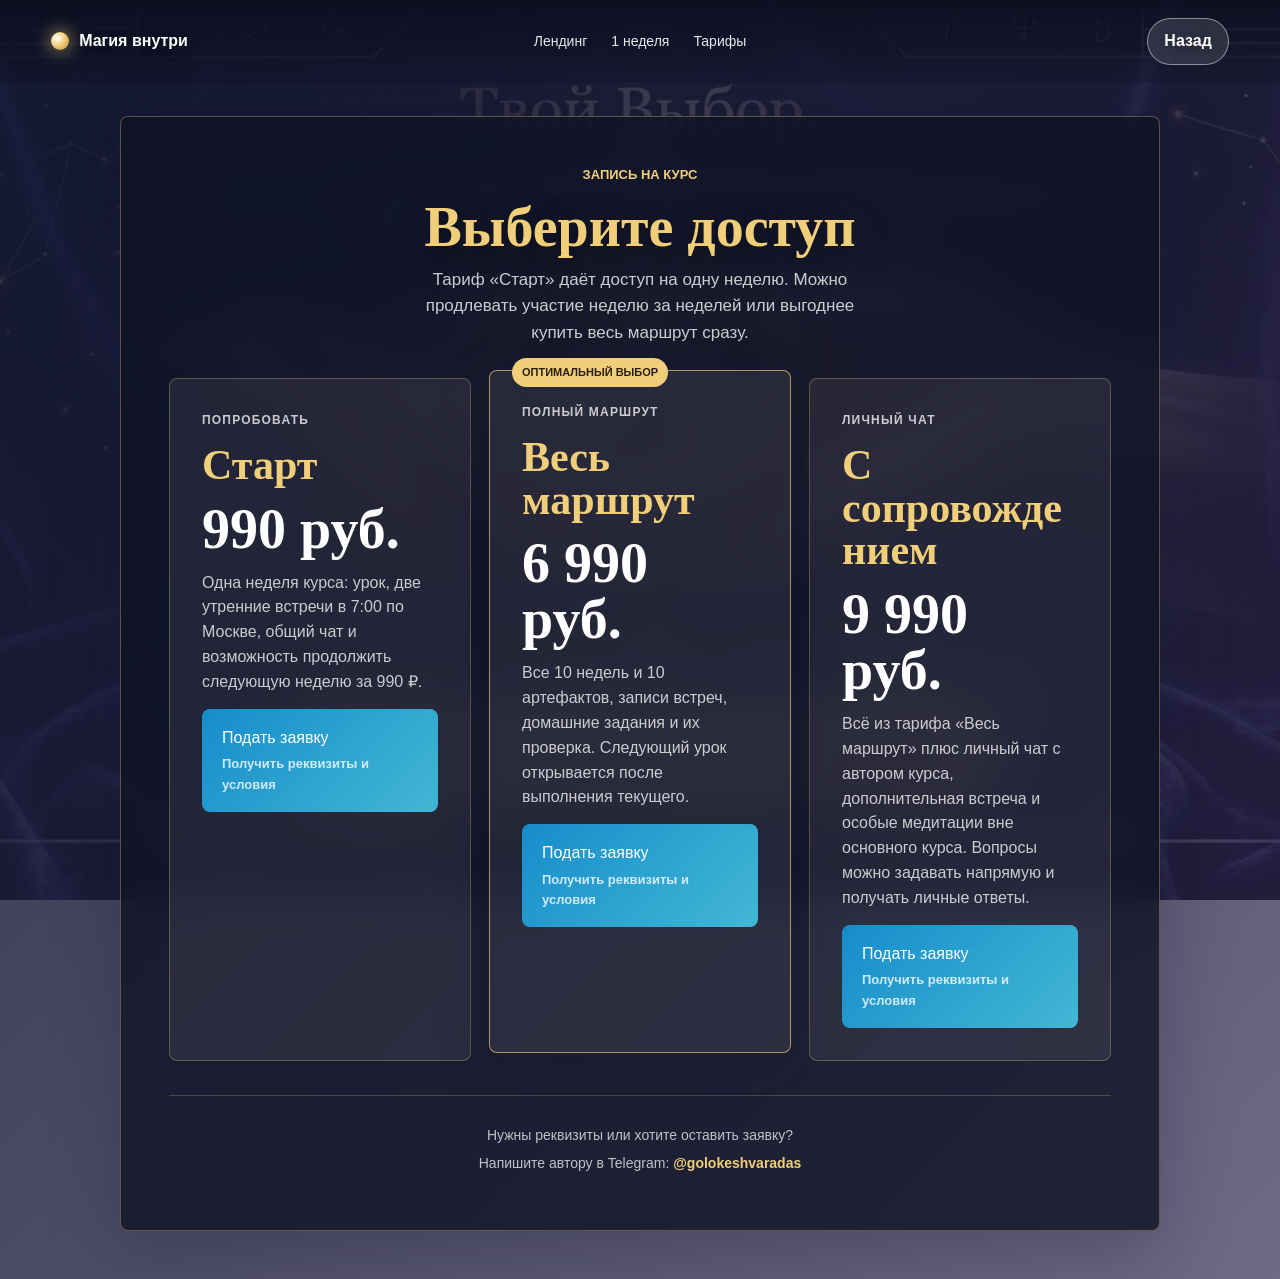
<file: payment.html>
<!doctype html>
<html lang="ru">
  <head>
    <meta charset="utf-8" />
    <meta name="viewport" content="width=device-width, initial-scale=1" />
    <title>Выбор доступа — Магия внутри</title>
    <meta
      name="description"
      content="Выберите доступ к курсу «Магия внутри»: одну неделю, полный маршрут или сопровождение."
    />
    <meta name="theme-color" content="#11162f" />
    <link rel="icon" href="assets/favicon.ico" sizes="any" />
    <link rel="icon" type="image/png" sizes="32x32" href="assets/favicon-32.png" />
    <link rel="apple-touch-icon" sizes="180x180" href="assets/apple-touch-icon.png" />
    <link rel="stylesheet" href="styles.css" />
    <link rel="stylesheet" href="styles-payment.css" />
  </head>
  <body class="payment-page">
    <header class="site-header payment-header">
      <a class="brand" href="index.html" aria-label="Магия внутри">
        <span class="brand-mark"></span>
        <span>Магия внутри</span>
      </a>
      <nav class="nav" aria-label="Навигация">
        <a href="lend2.html">Лендинг</a>
        <a href="lend2.html#day">1 неделя</a>
        <a href="lend2.html#pricing">Тарифы</a>
      </nav>
      <a class="header-cta" href="lend2.html">Назад</a>
    </header>

    <main class="payment-shell">
      <section class="payment-card payment-card-wide" aria-labelledby="payment-title">
        <p class="eyebrow">Запись на курс</p>
        <h1 id="payment-title">Выберите доступ</h1>
        <p class="payment-subtitle">
          Тариф «Старт» даёт доступ на одну неделю. Можно продлевать участие
          неделю за неделей или выгоднее купить весь маршрут сразу.
        </p>

        <div class="payment-offers payment-offers-three">
          <article id="day1" class="payment-offer">
            <p class="payment-kicker">Попробовать</p>
            <h2>Старт</h2>
            <p class="payment-price">990 руб.</p>
            <p>
              Одна неделя курса: урок, две утренние встречи в 7:00 по Москве,
              общий чат и возможность продолжить следующую неделю за 990 ₽.
            </p>
            <div class="payment-actions">
              <button type="button" class="payment-button payment-button-apply js-open-application-modal" data-plan="Старт" data-price="990 ₽" aria-controls="application-modal">
                <span>Подать заявку</span>
                <small>Получить реквизиты и условия</small>
              </button>
            </div>
          </article>

          <article id="full" class="payment-offer payment-offer-featured">
            <p class="payment-kicker">Полный маршрут</p>
            <h2>Весь маршрут</h2>
            <p class="payment-price">6 990 руб.</p>
            <p>
              Все 10 недель и 10 артефактов, записи встреч, домашние задания
              и их проверка. Следующий урок открывается после выполнения текущего.
            </p>
            <div class="payment-actions">
              <button type="button" class="payment-button payment-button-apply js-open-application-modal" data-plan="Весь маршрут" data-price="6 990 ₽" aria-controls="application-modal">
                <span>Подать заявку</span>
                <small>Получить реквизиты и условия</small>
              </button>
            </div>
          </article>

          <article id="support" class="payment-offer">
            <p class="payment-kicker">Личный чат</p>
            <h2>С сопровождением</h2>
            <p class="payment-price">9 990 руб.</p>
            <p>
              Всё из тарифа «Весь маршрут» плюс личный чат с автором курса,
              дополнительная встреча и особые медитации вне основного курса.
              Вопросы можно задавать напрямую и получать личные ответы.
            </p>
            <div class="payment-actions">
              <button type="button" class="payment-button payment-button-apply js-open-application-modal" data-plan="С сопровождением" data-price="9 990 ₽" aria-controls="application-modal">
                <span>Подать заявку</span>
                <small>Получить реквизиты и условия</small>
              </button>
            </div>
          </article>
        </div>

        <div class="support-block">
          <p>Нужны реквизиты или хотите оставить заявку?</p>
          <p>
            Напишите автору в Telegram:
            <a href="https://t.me/golokeshvaradas" target="_blank" rel="noopener" class="support-link">
              @golokeshvaradas
            </a>
          </p>
        </div>
      </section>
    </main>

    <div class="payment-modal" id="application-modal" hidden>
      <div class="payment-modal-backdrop" data-close-modal></div>
      <section class="payment-modal-dialog" role="dialog" aria-modal="true" aria-labelledby="application-modal-title">
        <button type="button" class="payment-modal-close" aria-label="Закрыть" data-close-modal>×</button>
        <p class="payment-kicker">Ваша заявка</p>
        <h2 id="application-modal-title">Подать заявку</h2>
        <p class="payment-modal-selected">Вы выбрали: <strong id="application-modal-plan">тариф</strong> · <strong id="application-modal-price">цена</strong></p>
        <p>
          Чтобы получить актуальные реквизиты, напишите автору в личные сообщения. Если удобнее,
          оставьте свои контакты в форме — автор свяжется с вами.
        </p>
        <div class="payment-modal-actions">
          <a id="application-modal-telegram" class="payment-button payment-button-telegram" href="https://t.me/golokeshvaradas" target="_blank" rel="noopener">
            Получить реквизиты в Telegram
          </a>
          <a id="application-modal-contact" class="payment-button payment-button-contact" href="https://forms.gle/fA3XQTghfwCx5cJq5" target="_blank" rel="noopener">
            Свяжитесь со мной
          </a>
        </div>
        <small class="payment-modal-note">Telegram — для реквизитов, форма — чтобы оставить контакты.</small>
      </section>
    </div>

    <script>
      (() => {
        const modal = document.getElementById('application-modal');
        const plan = document.getElementById('application-modal-plan');
        const price = document.getElementById('application-modal-price');
        const telegram = document.getElementById('application-modal-telegram');
        const contact = document.getElementById('application-modal-contact');
        const contactFormUrl = 'https://forms.gle/fA3XQTghfwCx5cJq5';
        const closeButton = modal.querySelector('.payment-modal-close');
        let lastFocusedElement = null;

        const closeModal = () => {
          modal.hidden = true;
          document.body.classList.remove('modal-open');
          if (lastFocusedElement) lastFocusedElement.focus();
        };

        document.querySelectorAll('.js-open-application-modal').forEach((button) => {
          button.addEventListener('click', () => {
            lastFocusedElement = document.activeElement;
            plan.textContent = button.dataset.plan;
            price.textContent = button.dataset.price;
            const requisitesMessage = `Здравствуйте! Хочу получить реквизиты для тарифа «${button.dataset.plan}» (${button.dataset.price}).`;
            telegram.href = `https://t.me/golokeshvaradas?text=${encodeURIComponent(requisitesMessage)}`;
            contact.href = contactFormUrl;
            modal.hidden = false;
            document.body.classList.add('modal-open');
            closeButton.focus();
          });
        });

        modal.addEventListener('click', (event) => {
          if (event.target.matches('[data-close-modal]')) closeModal();
        });

        document.addEventListener('keydown', (event) => {
          if (event.key === 'Escape' && !modal.hidden) closeModal();
        });
      })();
    </script>
  </body>
</html>
</file>
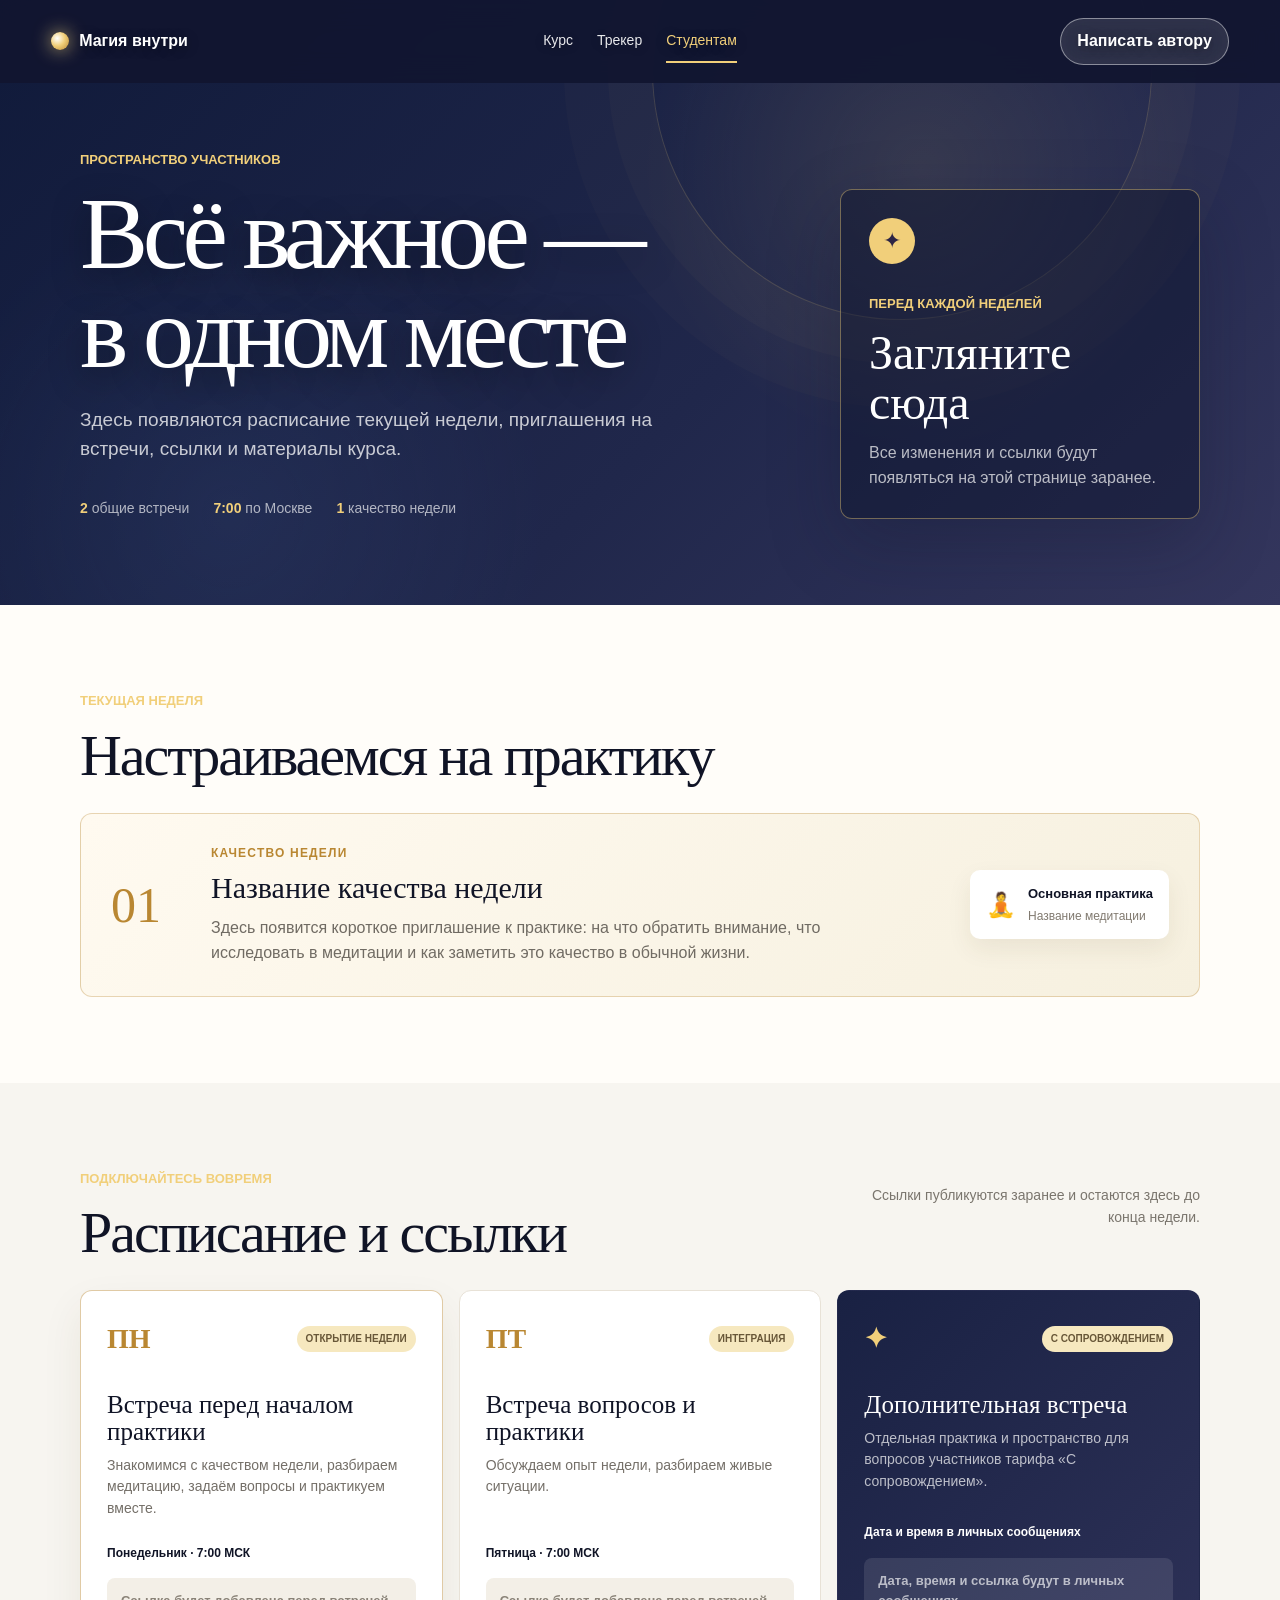
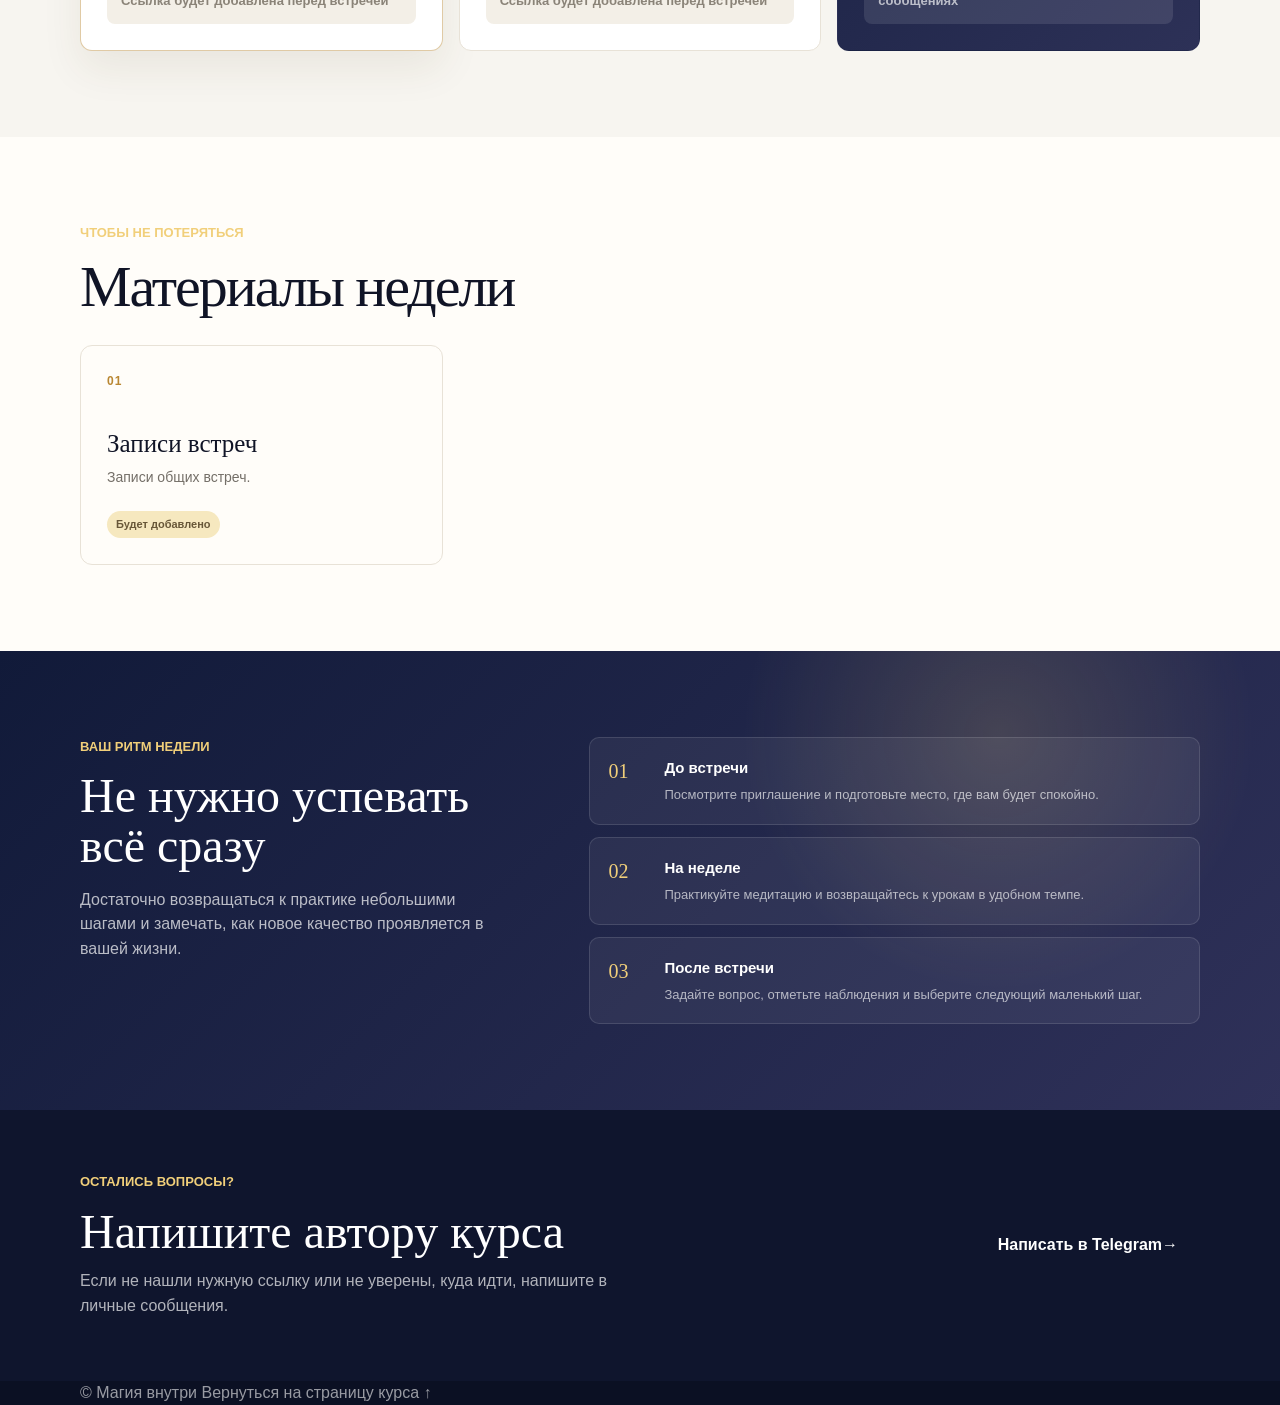
<file: students.html>
<!doctype html>
<html lang="ru">
  <head>
    <meta charset="utf-8" />
    <meta name="viewport" content="width=device-width, initial-scale=1" />
    <title>Студентам — Магия внутри</title>
    <meta
      name="description"
      content="Актуальное расписание встреч, ссылки и материалы для студентов курса «Магия внутри»."
    />
    <meta name="theme-color" content="#11162f" />
    <link rel="icon" href="assets/favicon.ico" sizes="any" />
    <link rel="icon" type="image/png" sizes="32x32" href="assets/favicon-32.png" />
    <link rel="apple-touch-icon" sizes="180x180" href="assets/apple-touch-icon.png" />
    <link rel="stylesheet" href="styles.css" />
    <link rel="stylesheet" href="styles-students.css" />
    <!-- Навигация для действующих студентов; стили ограничены этой страницей. -->
    <style id="students-course-navigation">
      .students-header .brand,.students-header .header-cta{min-height:44px;display:inline-flex;align-items:center}
      .students-header .nav a{min-height:44px;display:inline-flex;align-items:center;border-bottom:2px solid transparent}
      .students-header .nav a[aria-current="page"]{border-bottom-color:var(--gold)}
      .students-header a:focus-visible{outline:2px solid var(--gold);outline-offset:4px;border-radius:4px}
      @media(max-width:980px){
        .students-header{grid-template-columns:minmax(0,1fr) auto;gap:8px 16px}
        .students-header .brand{grid-column:1;grid-row:1}
        .students-header .header-cta{grid-column:2;grid-row:1}
        .students-header .nav{display:flex;grid-column:1 / -1;grid-row:2;justify-content:center;gap:28px;border-top:1px solid rgba(255,255,255,.16);padding-top:4px}
        .students-hero{padding-top:168px}
      }
      @media(max-width:620px){
        .students-header{column-gap:10px}
        .students-header .brand{font-size:14px;gap:8px}
        .students-header .brand-mark{width:16px;height:16px;flex-shrink:0}
        .students-header .nav{gap:28px;font-size:14px}
      }
    </style>
  </head>
  <body class="students-page">
    <header class="site-header students-header">
      <a class="brand" href="students.html" aria-label="Магия внутри — страница студентов">
        <span class="brand-mark"></span>
        <span>Магия внутри</span>
      </a>
      <nav class="nav" aria-label="Навигация">
        <a href="https://goloka-gid.github.io/goloka-course/">Курс</a>
        <a href="https://goloka-gid.github.io/landing-global/tracker/">Трекер</a>
        <a href="students.html" aria-current="page">Студентам</a>
      </nav>
      <a class="header-cta" href="https://t.me/golokeshvaradas" target="_blank" rel="noopener">Написать автору</a>
    </header>

    <main>
      <section class="students-hero">
        <div class="students-hero-glow" aria-hidden="true"></div>
        <div class="container students-hero-inner">
          <div>
            <p class="eyebrow">Пространство участников</p>
            <h1>Всё важное —<br />в одном месте</h1>
            <p class="students-hero-lead">
              Здесь появляются расписание текущей недели, приглашения на встречи,
              ссылки и материалы курса.
            </p>
            <div class="students-hero-facts" aria-label="Информация о встречах">
              <span><strong>2</strong> общие встречи</span>
              <span><strong>7:00</strong> по Москве</span>
              <span><strong>1</strong> качество недели</span>
            </div>
          </div>
          <aside class="students-welcome-card">
            <span class="students-card-icon" aria-hidden="true">✦</span>
            <p class="eyebrow">Перед каждой неделей</p>
            <h2>Загляните сюда</h2>
            <p>Все изменения и ссылки будут появляться на этой странице заранее.</p>
          </aside>
        </div>
      </section>

      <!--
        ===== НАЧАЛО ЕЖЕНЕДЕЛЬНОГО ОБНОВЛЕНИЯ =====
        Здесь можно менять тему недели, описание, даты, время и ссылки.
        Чтобы добавить встречу, замените span.meeting-link-placeholder на:
        <a class="meeting-link meeting-link-live" href="ВАША_ССЫЛКА">Подключиться к встрече →</a>
      -->
      <section class="students-section students-week-section" aria-labelledby="week-title">
        <div class="container">
          <div class="students-section-heading">
            <div>
              <p class="eyebrow eyebrow-dark">Текущая неделя</p>
              <h2 id="week-title">Настраиваемся на практику</h2>
            </div>
          </div>

          <!-- Перед каждой неделей обновите название качества, описание и ссылки ниже. -->
          <article class="current-week-card" data-content-block="topic">
            <div class="current-week-number">01</div>
            <div>
              <p class="week-kicker">Качество недели</p>
              <h3 data-sheet="topic-title">Название качества недели</h3>
              <p data-sheet="topic-description">
                Здесь появится короткое приглашение к практике: на что обратить внимание,
                что исследовать в медитации и как заметить это качество в обычной жизни.
              </p>
            </div>
            <div class="week-practice-chip">
              <span aria-hidden="true">🧘</span>
              <span><strong>Основная практика</strong><small data-sheet="topic-practice">Название медитации</small></span>
            </div>
          </article>
        </div>
      </section>

      <section class="students-section schedule-section" aria-labelledby="schedule-title">
        <div class="container">
          <div class="students-section-heading compact-heading">
            <div>
              <p class="eyebrow eyebrow-dark">Подключайтесь вовремя</p>
              <h2 id="schedule-title">Расписание и ссылки</h2>
            </div>
            <p class="section-caption">Ссылки публикуются заранее и остаются здесь до конца недели.</p>
          </div>

          <div class="schedule-grid">
            <article class="session-card session-card-main" data-schedule-key="monday">
              <div class="session-topline"><span class="session-day">ПН</span><span class="session-tag">Открытие недели</span></div>
              <h3 data-sheet="title">Встреча перед началом практики</h3>
              <p data-sheet="description">Знакомимся с качеством недели, разбираем медитацию, задаём вопросы и практикуем вместе.</p>
              <div class="session-meta"><strong data-sheet="datetime">Понедельник · 7:00 МСК</strong></div>
              <span class="meeting-link meeting-link-placeholder" data-sheet-link>Ссылка будет добавлена перед встречей</span>
            </article>

            <article class="session-card" data-schedule-key="friday">
              <div class="session-topline"><span class="session-day">ПТ</span><span class="session-tag">Интеграция</span></div>
              <h3 data-sheet="title">Встреча вопросов и практики</h3>
              <p data-sheet="description">Обсуждаем опыт недели, разбираем живые ситуации.</p>
              <div class="session-meta"><strong data-sheet="datetime">Пятница · 7:00 МСК</strong></div>
              <span class="meeting-link meeting-link-placeholder" data-sheet-link>Ссылка будет добавлена перед встречей</span>
            </article>

            <article class="session-card session-card-support" data-schedule-key="support">
              <div class="session-topline"><span class="session-day">✦</span><span class="session-tag">С сопровождением</span></div>
              <h3 data-sheet="title">Дополнительная встреча</h3>
              <p data-sheet="description">Отдельная практика и пространство для вопросов участников тарифа «С сопровождением».</p>
              <div class="session-meta"><strong data-sheet="datetime">Дата и время в личных сообщениях</strong></div>
              <span class="meeting-link meeting-link-placeholder">Дата, время и ссылка будут в личных сообщениях</span>
            </article>
          </div>
        </div>
      </section>

      <section class="students-section materials-section" aria-labelledby="materials-title">
        <div class="container">
          <div class="students-section-heading compact-heading">
            <div>
              <p class="eyebrow eyebrow-dark">Чтобы не потеряться</p>
              <h2 id="materials-title">Материалы недели</h2>
            </div>
          </div>
          <div class="materials-grid">
            <article class="material-card" data-material-key="recordings"><span class="material-number">01</span><h3 data-sheet="title">Записи встреч</h3><p data-sheet="description">Записи общих встреч.</p><span class="material-status" data-sheet-link>Будет добавлено</span></article>
          </div>
        </div>
      </section>
      <!-- ===== КОНЕЦ ЕЖЕНЕДЕЛЬНОГО ОБНОВЛЕНИЯ ===== -->

      <section class="students-section rhythm-section" aria-labelledby="rhythm-title">
        <div class="container rhythm-layout">
          <div>
            <p class="eyebrow">Ваш ритм недели</p>
            <h2 id="rhythm-title">Не нужно успевать всё сразу</h2>
            <p>Достаточно возвращаться к практике небольшими шагами и замечать, как новое качество проявляется в вашей жизни.</p>
          </div>
          <ol class="rhythm-list">
            <li><span>01</span><div><strong>До встречи</strong><p>Посмотрите приглашение и подготовьте место, где вам будет спокойно.</p></div></li>
            <li><span>02</span><div><strong>На неделе</strong><p>Практикуйте медитацию и возвращайтесь к урокам в удобном темпе.</p></div></li>
            <li><span>03</span><div><strong>После встречи</strong><p>Задайте вопрос, отметьте наблюдения и выберите следующий маленький шаг.</p></div></li>
          </ol>
        </div>
      </section>

      <section class="students-contact">
        <div class="container students-contact-inner">
          <div><p class="eyebrow">Остались вопросы?</p><h2>Напишите автору курса</h2><p>Если не нашли нужную ссылку или не уверены, куда идти, напишите в личные сообщения.</p></div>
          <a class="button button-primary" href="https://t.me/golokeshvaradas" target="_blank" rel="noopener">Написать в Telegram <span aria-hidden="true">→</span></a>
        </div>
      </section>
    </main>

    <footer class="site-footer students-footer">
      <div class="container footer-inner"><span>© Магия внутри</span><a href="https://goloka-gid.github.io/goloka-course/">&nbsp;Вернуться на страницу курса ↑</a></div>
    </footer>

    <script>
      (() => {
        const sheetId = '1xLrrLvIuOHXLeJ4l-fqJp77txVBdPu3Y20WllVrOgG8';
        const sheetName = 'Текущая неделя';

        const cellValue = (cell) => {
          if (!cell) return '';
          return String(cell.v ?? cell.f ?? '').trim();
        };

        const loadRows = () => new Promise((resolve, reject) => {
          const callbackName = `scheduleCallback_${Date.now()}`;
          const script = document.createElement('script');
          const timeout = window.setTimeout(() => {
            cleanup();
            reject(new Error('Таблица не ответила вовремя'));
          }, 10000);

          const cleanup = () => {
            window.clearTimeout(timeout);
            delete window[callbackName];
            script.remove();
          };

          window[callbackName] = (payload) => {
            cleanup();
            if (!payload || payload.status !== 'ok') {
              reject(new Error('Не удалось прочитать таблицу'));
              return;
            }

            const rows = payload.table?.rows || [];
            const headers = (rows.shift()?.c || []).map(cellValue);
            resolve(rows.map((row) => {
              const values = row.c || [];
              return headers.reduce((item, header, index) => {
                if (header) item[header] = cellValue(values[index]);
                return item;
              }, {});
            }));
          };

          const params = new URLSearchParams({
            tqx: `out:json;responseHandler:${callbackName}`,
            sheet: sheetName,
          });
          script.src = `https://docs.google.com/spreadsheets/d/${sheetId}/gviz/tq?${params}`;
          script.onerror = () => {
            cleanup();
            reject(new Error('Не удалось подключиться к таблице'));
          };
          document.head.appendChild(script);
        });

        const visibleRows = (rows) => rows.filter((row) => row['Показывать'].toLowerCase() !== 'нет');
        const findRow = (rows, block, includes = '') => rows.find((row) => {
          const dateTime = row['Дата и время'] || '';
          return row['Блок'] === block && dateTime.toLowerCase().includes(includes.toLowerCase());
        });
        const setText = (root, selector, value) => {
          const element = root?.querySelector(selector);
          if (element && value) element.textContent = value;
        };
        const safeUrl = (value) => {
          try {
            const url = new URL(value);
            return url.protocol === 'https:' ? url.href : '';
          } catch {
            return '';
          }
        };
        const setLink = (root, value, label) => {
          const element = root?.querySelector('[data-sheet-link]');
          const url = safeUrl(value);
          if (!element || !url) return;

          const link = document.createElement('a');
          link.className = element.className
            .replace('meeting-link-placeholder', 'meeting-link-live')
            .replace('material-status', 'material-link-live');
          link.href = url;
          link.target = '_blank';
          link.rel = 'noopener';
          link.textContent = label;
          element.replaceWith(link);
        };
        const applySession = (row, selector) => {
          const card = document.querySelector(selector);
          if (!row || !card) return;
          setText(card, '[data-sheet="title"]', row['Заголовок']);
          setText(card, '[data-sheet="description"]', row['Описание']);
          setText(card, '[data-sheet="datetime"]', row['Дата и время']);
          setLink(card, row['Ссылка'], 'Подключиться к встрече →');
        };

        loadRows().then((rawRows) => {
          const rows = visibleRows(rawRows);
          const topic = rows.find((row) => row['Блок'] === 'Тема недели');
          if (topic) {
            const topicCard = document.querySelector('[data-content-block="topic"]');
            setText(topicCard, '[data-sheet="topic-title"]', topic['Заголовок']);
            setText(topicCard, '[data-sheet="topic-description"]', topic['Описание']);
            setText(topicCard, '[data-sheet="topic-practice"]', topic['Практика']);
          }

          applySession(findRow(rows, 'Встреча', 'понедельник'), '[data-schedule-key="monday"]');
          applySession(findRow(rows, 'Встреча', 'пятница'), '[data-schedule-key="friday"]');
          applySession(rows.find((row) => row['Блок'] === 'Сопровождение'), '[data-schedule-key="support"]');

          const recordings = rows.find((row) => row['Блок'] === 'Записи');
          const recordingsCard = document.querySelector('[data-material-key="recordings"]');
          if (recordings && recordingsCard) {
            setText(recordingsCard, '[data-sheet="title"]', recordings['Заголовок']);
            setText(recordingsCard, '[data-sheet="description"]', recordings['Описание']);
            setLink(recordingsCard, recordings['Ссылка'], 'Открыть записи →');
          }

        }).catch(() => {
        });
      })();
    </script>
  </body>
</html>
</file>
<file: styles-lend2.css>
:root {
  --ink: #1e2538;
  --muted: #687083;
  --navy: #111a34;
  --navy-soft: #1e2b4d;
  --cream: #fbf8f1;
  --paper: #ffffff;
  --line: #e9e5dc;
  --gold: #e8bf6d;
  --gold-soft: #fff0c9;
  --lilac: #8776ba;
  --teal: #68aaa1;
  --shadow: 0 20px 60px rgba(20, 27, 51, 0.12);
  --radius: 14px;
}

* { box-sizing: border-box; }
html { scroll-behavior: smooth; }
body {
  margin: 0;
  color: var(--ink);
  background: var(--cream);
  font-family: Inter, ui-sans-serif, system-ui, -apple-system, BlinkMacSystemFont, "Segoe UI", sans-serif;
  font-size: 16px;
  line-height: 1.55;
  overflow-x: hidden;
}
img { display: block; max-width: 100%; }
a { color: inherit; text-decoration: none; }
a:focus-visible, summary:focus-visible { outline: 3px solid rgba(104, 170, 161, .65); outline-offset: 4px; }

.container { width: min(1120px, calc(100% - 48px)); margin: 0 auto; }

.site-header {
  position: sticky;
  top: 0;
  z-index: 10;
  color: white;
  background: rgba(17, 26, 52, .88);
  border-bottom: 1px solid rgba(255, 255, 255, .1);
  backdrop-filter: blur(18px);
}
.header-inner {
  min-height: 72px;
  display: flex;
  align-items: center;
  justify-content: space-between;
  gap: 28px;
}
.brand { display: inline-flex; align-items: center; gap: 10px; font-weight: 800; letter-spacing: -.02em; white-space: nowrap; }
.brand-mark {
  display: grid;
  place-items: center;
  width: 24px;
  height: 24px;
  color: var(--navy);
  font-size: 13px;
  border-radius: 50%;
  background: var(--gold);
  box-shadow: 0 0 20px rgba(232, 191, 109, .45);
}
.nav { display: flex; align-items: center; gap: 26px; color: rgba(255, 255, 255, .78); font-size: 14px; }
.nav a { transition: color 180ms ease; }
.nav a:hover { color: white; }

.button {
  min-height: 48px;
  display: inline-flex;
  align-items: center;
  justify-content: center;
  gap: 10px;
  padding: 13px 20px;
  border: 1px solid transparent;
  border-radius: 10px;
  font-weight: 800;
  line-height: 1.1;
  transition: transform 180ms ease, box-shadow 180ms ease, background 180ms ease, border-color 180ms ease;
}
.button:hover { transform: translateY(-2px); }
.button-small { min-height: 42px; padding: 10px 15px; font-size: 14px; }
.button-wide { width: 100%; }
.button-primary { color: #2c210d; background: linear-gradient(135deg, #ffe9aa, var(--gold)); box-shadow: 0 12px 28px rgba(232, 191, 109, .22); }
.button-primary:hover { box-shadow: 0 16px 34px rgba(232, 191, 109, .32); }
.button-secondary { color: var(--navy); background: white; border-color: var(--line); }
.button-secondary:hover { border-color: var(--gold); }
.button-outline { color: white; border-color: rgba(255, 255, 255, .28); background: rgba(255, 255, 255, .07); }
.button-ghost { color: white; border-color: rgba(255, 255, 255, .28); background: rgba(255, 255, 255, .08); }

.eyebrow {
  margin: 0 0 14px;
  color: var(--gold);
  font-size: 12px;
  font-weight: 900;
  letter-spacing: .12em;
  line-height: 1.3;
  text-transform: uppercase;
}
.eyebrow-dark { color: var(--lilac); }
h1, h2, h3, p { overflow-wrap: anywhere; }
h1, h2 { margin: 0; font-family: Georgia, "Times New Roman", serif; font-weight: 500; letter-spacing: -.035em; }
h1 { max-width: 720px; color: white; font-size: clamp(48px, 6.5vw, 86px); line-height: .99; }
h2 { max-width: 780px; color: var(--ink); font-size: clamp(36px, 4.5vw, 62px); line-height: 1.04; }
h3 { margin: 0; font-size: 19px; line-height: 1.2; }
p { margin: 0; }

.hero {
  position: relative;
  color: white;
  overflow: hidden;
  background: radial-gradient(circle at 78% 18%, rgba(232, 191, 109, .2), transparent 24%), linear-gradient(135deg, var(--navy), #26335b 70%, #1b2344);
}
.hero::after {
  position: absolute;
  inset: auto 0 0;
  height: 180px;
  content: "";
  background: linear-gradient(transparent, var(--cream));
  pointer-events: none;
}
.hero-grid {
  min-height: 700px;
  display: grid;
  grid-template-columns: minmax(0, 1.05fr) minmax(360px, .75fr);
  align-items: center;
  gap: clamp(48px, 8vw, 110px);
  padding-top: 86px;
  padding-bottom: 110px;
}
.hero-copy, .hero-visual { position: relative; z-index: 1; }
.hero-lead { max-width: 620px; margin-top: 28px; color: rgba(255, 255, 255, .78); font-size: clamp(18px, 2vw, 22px); }
.hero-actions { display: flex; flex-wrap: wrap; gap: 12px; margin-top: 34px; }
.hero-facts { display: flex; flex-wrap: wrap; gap: 10px 18px; margin-top: 32px; color: rgba(255, 255, 255, .62); font-size: 13px; }
.hero-facts span { display: inline-flex; align-items: center; gap: 5px; }
.hero-facts span::before { width: 5px; height: 5px; content: ""; border-radius: 50%; background: var(--gold); }
.hero-facts strong { color: var(--gold); }
.hero-visual { max-width: 420px; justify-self: end; }
.hero-image-wrap { position: relative; overflow: hidden; aspect-ratio: .82; border: 8px solid rgba(255, 255, 255, .12); border-radius: 22px; box-shadow: 0 30px 70px rgba(4, 8, 24, .36); }
.hero-image-wrap::after { position: absolute; inset: 0; content: ""; background: linear-gradient(180deg, transparent 65%, rgba(10, 16, 37, .4)); pointer-events: none; }
.hero-image-wrap img { width: 100%; height: 100%; object-fit: cover; }
.image-badge { position: absolute; z-index: 1; display: inline-flex; align-items: center; min-height: 32px; padding: 7px 11px; color: var(--navy); border-radius: 999px; background: var(--gold); font-size: 12px; font-weight: 900; }
.image-badge-top { top: 18px; left: 18px; }
.image-badge-bottom { right: 18px; bottom: 18px; color: white; background: rgba(17, 26, 52, .78); backdrop-filter: blur(8px); }
.hero-note { display: flex; align-items: center; gap: 12px; width: max-content; max-width: calc(100% - 32px); margin: -28px 0 0 -26px; padding: 13px 18px; color: var(--ink); border: 1px solid rgba(255, 255, 255, .7); border-radius: 12px; background: rgba(255, 255, 255, .94); box-shadow: var(--shadow); }
.note-icon { display: grid; place-items: center; width: 38px; height: 38px; border-radius: 10px; background: var(--gold-soft); font-size: 20px; }
.hero-note strong { font-size: 14px; }
.hero-note span:last-child { font-size: 12px; line-height: 1.35; }

.section { padding: clamp(72px, 9vw, 120px) 0; }
.section-heading { max-width: 780px; margin-bottom: 42px; }
.section-heading.narrow { max-width: 720px; }
.section-heading > p:last-child { max-width: 680px; margin-top: 20px; color: var(--muted); font-size: 18px; }
.three-cards { display: grid; grid-template-columns: repeat(3, 1fr); gap: 16px; }
.soft-card { min-height: 220px; padding: 28px; border: 1px solid var(--line); border-radius: var(--radius); background: rgba(255, 255, 255, .64); }
.soft-card p, .step p, .program-grid p, .result-cards p, .price-description { margin-top: 12px; color: var(--muted); }
.card-number { display: inline-block; margin-bottom: 30px; color: var(--lilac); font-size: 13px; font-weight: 900; letter-spacing: .1em; }
.problem-section { background: var(--cream); }
.how-section, .program-section, .faq-section { background: white; }

.steps { display: grid; grid-template-columns: repeat(3, 1fr); gap: 16px; }
.step { display: flex; gap: 18px; min-height: 170px; padding: 24px; border: 1px solid var(--line); border-radius: var(--radius); background: var(--cream); }
.step-icon { flex: 0 0 auto; display: grid; place-items: center; width: 44px; height: 44px; color: var(--navy); border-radius: 50%; background: var(--gold-soft); font-size: 12px; font-weight: 900; }
.format-row { display: flex; flex-wrap: wrap; gap: 10px; margin-top: 28px; }
.format-row span { padding: 9px 13px; color: var(--navy-soft); border: 1px solid #dcebe8; border-radius: 999px; background: #eff8f6; font-size: 14px; font-weight: 700; }

.day-section {
  color: white;
  background: linear-gradient(110deg, rgba(17, 26, 52, .98) 0%, rgba(17, 26, 52, .92) 52%, rgba(31, 43, 77, .82)), url("assets/course/day2.jpg") center / cover;
}
.day-grid { display: grid; grid-template-columns: minmax(0, 1fr) minmax(320px, .72fr); align-items: center; gap: clamp(42px, 8vw, 100px); }
.day-copy h2 { color: white; }
.lead { max-width: 620px; margin-top: 22px; color: rgba(255, 255, 255, .76); font-size: 18px; }
.day-list { display: grid; grid-template-columns: repeat(2, minmax(0, 1fr)); gap: 10px; margin-top: 32px; }
.day-list > div { display: grid; grid-template-columns: 34px 1fr; gap: 10px; align-items: center; padding: 13px; border: 1px solid rgba(255, 255, 255, .16); border-radius: 10px; background: rgba(255, 255, 255, .07); }
.day-list span { display: grid; place-items: center; width: 32px; height: 32px; border-radius: 8px; background: rgba(232, 191, 109, .14); }
.day-list strong, .day-list small { display: block; }
.day-list strong { font-size: 14px; }
.day-list small { margin-top: 2px; color: rgba(255, 255, 255, .55); font-size: 12px; }
.preview-card { padding: clamp(26px, 4vw, 38px); color: var(--ink); border-radius: var(--radius); background: white; box-shadow: var(--shadow); }
.preview-label, .price-kicker { color: var(--lilac); font-size: 12px; font-weight: 900; letter-spacing: .1em; text-transform: uppercase; }
.preview-card h3 { margin-top: 16px; font-family: Georgia, "Times New Roman", serif; font-size: 30px; font-weight: 500; }
.preview-card > p { margin-top: 14px; color: var(--muted); }
.check-list, .feature-list { display: grid; gap: 10px; margin: 24px 0 30px; padding: 0; list-style: none; }
.check-list li, .feature-list li { position: relative; padding-left: 24px; font-size: 14px; }
.check-list li::before, .feature-list li::before { position: absolute; top: 0; left: 0; content: "✓"; color: var(--teal); font-weight: 900; }

.program-section { background: linear-gradient(180deg, #fff, #f8f7f3); }
.program-grid { display: grid; grid-template-columns: repeat(5, 1fr); gap: 12px; }
.program-grid article { min-height: 164px; padding: 20px; border: 1px solid var(--line); border-radius: var(--radius); background: white; transition: transform 180ms ease, border-color 180ms ease, box-shadow 180ms ease; }
.program-grid article:hover { transform: translateY(-4px); border-color: rgba(135, 118, 186, .35); box-shadow: 0 12px 28px rgba(20, 27, 51, .08); }
.program-grid span { display: block; margin-bottom: 24px; color: var(--lilac); font-size: 12px; font-weight: 900; }
.program-grid h3 { font-size: 16px; }
.program-grid p { font-size: 13px; }

.course-music-card {
  display: grid;
  grid-template-columns: 132px minmax(0, 1fr);
  align-items: center;
  gap: 28px;
  margin: 0 0 46px;
  padding: clamp(24px, 4vw, 38px);
  color: white;
  border: 1px solid rgba(135, 118, 186, .26);
  border-radius: var(--radius);
  background:
    radial-gradient(circle at 16% 18%, rgba(232, 191, 109, .18), transparent 30%),
    linear-gradient(120deg, #171e42, #2d315e);
  box-shadow: 0 18px 42px rgba(20, 27, 51, .12);
}
.course-music-art {
  position: relative;
  display: grid;
  place-items: center;
  width: 132px;
  height: 132px;
  overflow: hidden;
  border: 1px solid rgba(232, 191, 109, .42);
  border-radius: 50%;
  background: rgba(255, 255, 255, .06);
}
.course-music-art::before,
.course-music-art::after {
  position: absolute;
  content: "";
  border: 1px solid rgba(232, 191, 109, .22);
  border-radius: 50%;
}
.course-music-art::before { inset: 16px; }
.course-music-art::after { inset: 33px; }
.course-music-art span {
  position: relative;
  z-index: 1;
  color: var(--gold);
  font-size: 34px;
  line-height: 1;
  text-shadow: 0 0 22px rgba(232, 191, 109, .7);
}
.course-music-art i {
  position: absolute;
  bottom: 25px;
  width: 3px;
  border-radius: 999px;
  background: var(--gold);
  opacity: .72;
}
.course-music-art i:nth-of-type(1) { left: 28px; height: 15px; }
.course-music-art i:nth-of-type(2) { left: 39px; height: 28px; }
.course-music-art i:nth-of-type(3) { left: 50px; height: 20px; }
.course-music-art i:nth-of-type(4) { left: 61px; height: 36px; }
.course-music-art i:nth-of-type(5) { left: 72px; height: 24px; }
.course-music-copy { min-width: 0; }
.course-music-copy .eyebrow { color: var(--gold); }
.course-music-copy h3 {
  margin-top: 8px;
  color: white;
  font-family: Georgia, "Times New Roman", serif;
  font-size: clamp(28px, 3vw, 40px);
  font-weight: 500;
}
.course-music-copy > p:not(.eyebrow) {
  max-width: 650px;
  margin-top: 12px;
  color: rgba(255, 255, 255, .74);
}
.course-music-player {
  display: block;
  width: min(100%, 620px);
  height: 42px;
  margin-top: 22px;
  accent-color: var(--gold);
}
.course-music-copy small {
  display: block;
  margin-top: 8px;
  color: rgba(255, 255, 255, .58);
  font-size: 12px;
}

.results-section { color: white; background: radial-gradient(circle at 75% 15%, rgba(232, 191, 109, .16), transparent 24%), var(--navy); }
.light-heading h2 { color: white; }
.light-heading > p:last-child { color: rgba(255, 255, 255, .68); }
.result-cards article { min-height: 220px; padding: 28px; border: 1px solid rgba(232, 191, 109, .22); border-radius: var(--radius); background: rgba(255, 255, 255, .06); }
.result-cards p { color: rgba(255, 255, 255, .66); }
.result-icon { display: grid; place-items: center; width: 42px; height: 42px; margin-bottom: 28px; color: var(--gold); border-radius: 50%; background: rgba(232, 191, 109, .12); font-size: 24px; }

.pricing-section { background: var(--cream); }
.pricing-heading { max-width: 700px; }
.pricing-grid { display: grid; grid-template-columns: repeat(3, 1fr); gap: 16px; align-items: stretch; }
.price-card { position: relative; display: flex; flex-direction: column; padding: 30px; border: 1px solid var(--line); border-radius: var(--radius); background: white; }
.price-card-featured { border-color: var(--gold); box-shadow: 0 20px 48px rgba(101, 79, 29, .13); transform: translateY(-10px); }
.popular-badge { position: absolute; top: -13px; left: 24px; padding: 6px 11px; color: #3b2a10; border-radius: 999px; background: var(--gold); font-size: 11px; font-weight: 900; letter-spacing: .04em; text-transform: uppercase; }
.price-card h3 { margin-top: 10px; font-family: Georgia, "Times New Roman", serif; font-size: 30px; font-weight: 500; }
.price { margin-top: 20px; color: var(--navy); font-family: Georgia, "Times New Roman", serif; font-size: 42px; line-height: 1; }
.price-description { min-height: 68px; font-size: 14px; }
.feature-list { flex: 1; padding-top: 22px; border-top: 1px solid var(--line); }
.pricing-note { margin-top: 22px; color: var(--muted); font-size: 13px; text-align: center; }

.faq-grid { display: grid; grid-template-columns: minmax(240px, .7fr) minmax(0, 1fr); gap: clamp(40px, 8vw, 120px); align-items: start; }
.faq-list { border-top: 1px solid var(--line); }
details { padding: 20px 0; border-bottom: 1px solid var(--line); }
summary { cursor: pointer; list-style: none; font-weight: 800; }
summary::-webkit-details-marker { display: none; }
summary::after { float: right; content: "+"; color: var(--lilac); font-size: 22px; font-weight: 400; }
details[open] summary::after { content: "−"; }
details p { max-width: 650px; margin-top: 14px; color: var(--muted); }

.final-cta { color: white; background: radial-gradient(circle at 18% 20%, rgba(232, 191, 109, .22), transparent 28%), linear-gradient(135deg, #1a2546, #34365d); }
.final-cta-inner { display: flex; align-items: center; justify-content: space-between; gap: 32px; padding-top: 70px; padding-bottom: 70px; }
.final-cta h2 { color: white; font-size: clamp(34px, 4.2vw, 56px); }
.final-cta p:last-child { margin-top: 12px; color: rgba(255, 255, 255, .7); }
.site-footer { color: rgba(255, 255, 255, .6); background: #0d142a; font-size: 13px; }
.footer-inner { display: flex; align-items: center; justify-content: space-between; gap: 20px; min-height: 76px; }
.footer-inner a:hover { color: white; }

@media (max-width: 980px) {
  .nav { display: none; }
  .hero-grid, .day-grid { grid-template-columns: 1fr; }
  .hero-grid { gap: 48px; }
  .hero-visual { width: min(100%, 430px); justify-self: start; }
  .program-grid { grid-template-columns: repeat(3, 1fr); }
  .pricing-grid { grid-template-columns: 1fr; max-width: 560px; }
  .price-card-featured { transform: none; order: -1; }
  .course-music-card { grid-template-columns: 96px minmax(0, 1fr); gap: 22px; }
  .course-music-art { width: 96px; height: 96px; }
  .course-music-art::before { inset: 12px; }
  .course-music-art::after { inset: 25px; }
  .course-music-art span { font-size: 28px; }
}

@media (max-width: 700px) {
  .container { width: min(100% - 32px, 560px); }
  .header-inner { min-height: 64px; }
  .header-inner .button { display: none; }
  .hero-grid { min-height: auto; padding-top: 68px; padding-bottom: 90px; }
  h1 { font-size: clamp(43px, 13vw, 64px); }
  h2 { font-size: clamp(36px, 10vw, 52px); }
  .three-cards, .steps, .faq-grid { grid-template-columns: 1fr; }
  .soft-card, .step { min-height: auto; }
  .program-grid { grid-template-columns: repeat(2, 1fr); }
  .day-list { grid-template-columns: 1fr; }
  .final-cta-inner { align-items: flex-start; flex-direction: column; }
  .course-music-card { grid-template-columns: 1fr; }
  .course-music-art { width: 104px; height: 104px; }
}

@media (max-width: 430px) {
  .hero-actions { align-items: stretch; flex-direction: column; }
  .hero-actions .button { width: 100%; }
  .hero-facts { display: grid; gap: 9px; }
  .program-grid { grid-template-columns: 1fr; }
  .footer-inner { align-items: flex-start; flex-direction: column; justify-content: center; padding-top: 18px; padding-bottom: 18px; }
}

@media (prefers-reduced-motion: reduce) {
  html { scroll-behavior: auto; }
  *, *::before, *::after { transition-duration: .01ms !important; animation-duration: .01ms !important; }
}
</file>
<file: styles.css>
:root {
  --ink: #101426;
  --night: #151a34;
  --violet: #332a51;
  --gold: #f1cf7a;
  --gold-deep: #b98732;
  --cream: #fff7e4;
  --mist: #f3f5f8;
  --teal: #4da59d;
  --rose: #c86f7f;
  --line: rgba(241, 207, 122, 0.32);
  --shadow: 0 24px 70px rgba(16, 20, 38, 0.25);
}

* {
  box-sizing: border-box;
}

html {
  scroll-behavior: smooth;
}

body {
  margin: 0;
  color: var(--ink);
  font-family: Inter, "Segoe UI", Arial, sans-serif;
  background: var(--mist);
  line-height: 1.55;
}

img {
  display: block;
  max-width: 100%;
}

a {
  color: inherit;
  text-decoration: none;
}

.site-header {
  position: fixed;
  inset: 0 0 auto;
  z-index: 20;
  display: grid;
  grid-template-columns: 1fr auto 1fr;
  align-items: center;
  gap: 24px;
  padding: 18px clamp(18px, 4vw, 56px);
  color: white;
  background: linear-gradient(180deg, rgba(12, 15, 30, 0.82), rgba(12, 15, 30, 0));
}

.brand,
.nav,
.header-cta {
  text-shadow: 0 2px 12px rgba(0, 0, 0, 0.35);
}

.brand {
  display: inline-flex;
  align-items: center;
  gap: 10px;
  font-weight: 700;
}

.brand-mark {
  width: 18px;
  height: 18px;
  border-radius: 50%;
  background: radial-gradient(circle at 35% 35%, white, var(--gold) 45%, var(--gold-deep));
  box-shadow: 0 0 18px rgba(241, 207, 122, 0.8);
}

.nav {
  display: flex;
  gap: 24px;
  font-size: 14px;
}

.nav a {
  opacity: 0.9;
}

.nav a:hover {
  opacity: 1;
}

.header-cta {
  justify-self: end;
  border: 1px solid rgba(255, 255, 255, 0.45);
  padding: 10px 16px;
  border-radius: 999px;
  font-weight: 700;
  background: rgba(255, 255, 255, 0.12);
  backdrop-filter: blur(12px);
}

.hero {
  position: relative;
  min-height: 92vh;
  display: grid;
  align-items: end;
  overflow: hidden;
  color: white;
  padding: 120px clamp(20px, 6vw, 82px) 78px;
}

.hero-bg,
.hero-shade {
  position: absolute;
  inset: 0;
  width: 100%;
  height: 100%;
}

.hero-bg {
  object-fit: cover;
}

.hero-shade {
  background:
    linear-gradient(90deg, rgba(10, 12, 26, 0.86), rgba(10, 12, 26, 0.38) 52%, rgba(10, 12, 26, 0.72)),
    linear-gradient(0deg, rgba(10, 12, 26, 0.95), rgba(10, 12, 26, 0.05) 45%);
}

.hero-content {
  position: relative;
  z-index: 1;
  max-width: 760px;
}

.eyebrow {
  margin: 0 0 14px;
  color: var(--gold);
  font-size: 13px;
  font-weight: 800;
  letter-spacing: 0;
  text-transform: uppercase;
}

h1,
h2,
h3,
p {
  overflow-wrap: anywhere;
}

h1 {
  margin: 0;
  font-family: Georgia, "Times New Roman", serif;
  font-size: clamp(58px, 10vw, 132px);
  line-height: 0.9;
  letter-spacing: 0;
  color: var(--gold);
  text-shadow: 0 10px 36px rgba(0, 0, 0, 0.45);
}

h2 {
  margin: 0 0 22px;
  font-family: Georgia, "Times New Roman", serif;
  font-size: clamp(34px, 5vw, 62px);
  line-height: 1.02;
  letter-spacing: 0;
}

h3 {
  margin: 0 0 10px;
  font-size: 21px;
  line-height: 1.2;
}

.hero-lead {
  max-width: 670px;
  margin: 24px 0 0;
  font-size: clamp(18px, 2vw, 23px);
  color: rgba(255, 255, 255, 0.88);
}

.hero-actions,
.join .button {
  margin-top: 32px;
}

.button {
  display: inline-flex;
  align-items: center;
  justify-content: center;
  min-height: 50px;
  border-radius: 999px;
  padding: 14px 22px;
  font-weight: 800;
  transition: transform 0.2s ease, box-shadow 0.2s ease, background 0.2s ease;
}

.button:hover {
  transform: translateY(-2px);
}

.button.primary {
  color: #221707;
  background: linear-gradient(135deg, #fff4c8, var(--gold) 55%, #d9a448);
  box-shadow: 0 16px 34px rgba(241, 207, 122, 0.26);
}

.button.secondary {
  margin-left: 12px;
  color: white;
  border: 1px solid rgba(255, 255, 255, 0.36);
  background: rgba(255, 255, 255, 0.1);
}

.split-section,
.promise,
.matrix-section,
.inside,
.transformation,
.join {
  padding: clamp(64px, 8vw, 112px) clamp(20px, 6vw, 82px);
}

.split-section {
  display: grid;
  grid-template-columns: minmax(0, 0.9fr) minmax(320px, 1.1fr);
  gap: clamp(32px, 5vw, 72px);
  align-items: center;
  background: white;
}

.split-section.reverse {
  grid-template-columns: minmax(320px, 1.15fr) minmax(0, 0.85fr);
  background: linear-gradient(135deg, #fbfcff, #eef7f5);
}

.section-copy {
  max-width: 620px;
}

.section-copy p,
.wide-copy p,
.transformation-copy p,
.join-copy p {
  font-size: 18px;
  color: #3f4557;
}

.media-panel,
.wide-image,
.join-image {
  margin: 0;
  overflow: hidden;
  border-radius: 8px;
  box-shadow: var(--shadow);
}

.media-panel img,
.wide-image img,
.join-image img {
  width: 100%;
  height: 100%;
  object-fit: cover;
}

.promise {
  background:
    linear-gradient(135deg, rgba(77, 165, 157, 0.12), rgba(200, 111, 127, 0.1)),
    var(--cream);
}

.wide-copy {
  max-width: 850px;
}

.principles {
  display: grid;
  grid-template-columns: repeat(3, 1fr);
  gap: 18px;
  margin-top: 40px;
}

.principles article,
.result-grid article {
  min-height: 210px;
  padding: 28px;
  border: 1px solid rgba(16, 20, 38, 0.1);
  border-radius: 8px;
  background: rgba(255, 255, 255, 0.72);
}

.principles span {
  display: block;
  margin-bottom: 24px;
  color: var(--teal);
  font-weight: 900;
}

.audience-section,
.wisdom-section,
.artifacts-section,
.future-section,
.price-section {
  padding: clamp(64px, 8vw, 112px) clamp(20px, 6vw, 82px);
}

.audience-section {
  background: linear-gradient(135deg, #ffffff, #f5fbfb);
}

.audience-grid {
  display: grid;
  grid-template-columns: repeat(4, 1fr);
  gap: 16px;
  margin-top: 40px;
}

.audience-grid article,
.artifact-list article,
.future-grid article,
.science-points article {
  border-radius: 8px;
  border: 1px solid rgba(16, 20, 38, 0.1);
  background: rgba(255, 255, 255, 0.78);
}

.audience-grid article {
  min-height: 220px;
  padding: 26px;
}

.science-section {
  background:
    linear-gradient(135deg, rgba(21, 26, 52, 0.95), rgba(51, 42, 81, 0.88)),
    url("assets/gratitude.png") center / cover;
  color: white;
}

.science-section .section-copy p,
.science-points p {
  color: rgba(255, 255, 255, 0.76);
}

.science-points {
  display: grid;
  gap: 16px;
}

.science-points article {
  padding: 24px;
  border-color: var(--line);
  background: rgba(255, 255, 255, 0.08);
  backdrop-filter: blur(12px);
}

.science-points span,
.future-grid span {
  display: inline-flex;
  margin-bottom: 14px;
  color: var(--gold);
  font-weight: 900;
}

.wisdom-section {
  background:
    linear-gradient(135deg, rgba(255, 247, 228, 0.95), rgba(255, 255, 255, 0.95)),
    url("assets/chest.png") center / cover;
}

.wisdom-section .wide-copy {
  max-width: 980px;
}

.wisdom-section p:not(.eyebrow) {
  font-size: 19px;
  color: #3f4557;
}

.clean-list {
  margin: 26px 0 0;
  padding: 0;
  list-style: none;
}

.clean-list li {
  position: relative;
  padding: 12px 0 12px 34px;
  border-top: 1px solid rgba(16, 20, 38, 0.12);
  font-weight: 700;
}

.clean-list li::before {
  content: "";
  position: absolute;
  left: 0;
  top: 18px;
  width: 14px;
  height: 14px;
  border-radius: 50%;
  background: var(--teal);
  box-shadow: 0 0 0 6px rgba(77, 165, 157, 0.14);
}

.matrix-section {
  background: var(--night);
  color: white;
}

.matrix-section .wide-copy p,
.matrix-section .result-grid p {
  color: rgba(255, 255, 255, 0.76);
}

.result-grid {
  display: grid;
  grid-template-columns: repeat(3, 1fr);
  gap: 18px;
  margin: 34px 0;
}

.result-grid article {
  border-color: var(--line);
  background: rgba(255, 255, 255, 0.06);
}

.wide-image {
  max-height: 650px;
}

.artifacts-section {
  background: white;
}

.artifact-list {
  display: grid;
  grid-template-columns: repeat(5, 1fr);
  gap: 16px;
  margin-top: 38px;
}

.artifact-list article {
  min-height: 210px;
  padding: 26px;
  background: linear-gradient(180deg, #ffffff, #f7fafc);
}

.future-section {
  background:
    linear-gradient(135deg, rgba(255, 247, 228, 0.94), rgba(237, 247, 246, 0.94)),
    url("assets/bridge.png") center / cover;
}

.future-grid {
  display: grid;
  grid-template-columns: repeat(3, 1fr);
  gap: 18px;
  margin-top: 36px;
}

.future-grid article {
  min-height: 230px;
  padding: 28px;
  background: rgba(255, 255, 255, 0.82);
  box-shadow: 0 20px 50px rgba(16, 20, 38, 0.08);
}

.inside {
  background: white;
}

.feature-line {
  display: flex;
  flex-wrap: wrap;
  gap: 10px;
  margin-top: 28px;
}

.feature-line span {
  padding: 10px 14px;
  border-radius: 999px;
  color: #111827;
  background: #edf7f6;
  font-weight: 800;
}

.transformation {
  position: relative;
  min-height: 640px;
  display: grid;
  align-items: end;
  color: white;
  overflow: hidden;
}

.transformation > img {
  position: absolute;
  inset: 0;
  width: 100%;
  height: 100%;
  object-fit: cover;
}

.transformation::after {
  content: "";
  position: absolute;
  inset: 0;
  background: linear-gradient(90deg, rgba(11, 13, 28, 0.9), rgba(11, 13, 28, 0.28), rgba(11, 13, 28, 0.78));
}

.transformation-copy {
  position: relative;
  z-index: 1;
  max-width: 680px;
}

.transformation-copy p {
  color: rgba(255, 255, 255, 0.84);
}

.join {
  display: grid;
  grid-template-columns: minmax(0, 0.78fr) minmax(340px, 1.22fr);
  gap: clamp(32px, 5vw, 72px);
  align-items: center;
  background: linear-gradient(135deg, #fffaf0, #f1f7f7);
}

.join-copy {
  max-width: 620px;
}

.join-image {
  aspect-ratio: 16 / 9;
}

.price-section {
  background:
    radial-gradient(circle at 24% 18%, rgba(241, 207, 122, 0.22), transparent 30%),
    linear-gradient(135deg, var(--night), var(--violet));
  color: white;
}

.price-card {
  display: grid;
  grid-template-columns: minmax(0, 1fr) auto;
  align-items: center;
  gap: clamp(24px, 5vw, 56px);
  max-width: 1120px;
  margin: 0 auto;
  padding: clamp(28px, 5vw, 54px);
  border: 1px solid var(--line);
  border-radius: 8px;
  background: rgba(255, 255, 255, 0.07);
  box-shadow: var(--shadow);
}

.price-copy {
  max-width: 640px;
}

.price-copy p {
  color: rgba(255, 255, 255, 0.78);
  font-size: 18px;
}

.price-copy strong {
  color: var(--gold);
  font-size: 1.2em;
}

.timer {
  display: grid;
  grid-template-columns: repeat(4, minmax(72px, 1fr));
  gap: 10px;
  grid-column: 2;
  grid-row: 1 / span 2;
}

.timer div {
  min-width: 76px;
  padding: 18px 12px;
  border: 1px solid rgba(241, 207, 122, 0.36);
  border-radius: 8px;
  text-align: center;
  background: rgba(255, 255, 255, 0.08);
}

.timer span {
  display: block;
  color: var(--gold);
  font-family: Georgia, "Times New Roman", serif;
  font-size: clamp(34px, 4vw, 52px);
  line-height: 1;
}

.timer small {
  color: rgba(255, 255, 255, 0.72);
  font-size: 12px;
  font-weight: 800;
  text-transform: uppercase;
}

.price-card .button {
  justify-self: start;
}

.payment-page {
  min-height: 100vh;
  background:
    linear-gradient(135deg, rgba(21, 26, 52, 0.92), rgba(51, 42, 81, 0.7)),
    url("assets/choice.png") center / cover fixed;
}

.payment-header {
  background: linear-gradient(180deg, rgba(12, 15, 30, 0.88), rgba(12, 15, 30, 0.22));
}

.payment-shell {
  min-height: 100vh;
  display: grid;
  place-items: center;
  padding: 116px 20px 48px;
}

.payment-card {
  width: min(100%, 560px);
  padding: clamp(30px, 5vw, 48px);
  border: 1px solid rgba(241, 207, 122, 0.32);
  border-radius: 8px;
  color: white;
  text-align: center;
  background: rgba(17, 20, 39, 0.82);
  box-shadow: var(--shadow);
  backdrop-filter: blur(18px);
}

.payment-card-wide {
  width: min(100%, 1040px);
}

.payment-card h1 {
  margin: 0 0 12px;
  font-family: Georgia, "Times New Roman", serif;
  font-size: clamp(36px, 6vw, 56px);
  line-height: 1;
  color: var(--gold);
}

.payment-subtitle {
  margin: 0 auto 30px;
  max-width: 440px;
  color: rgba(255, 255, 255, 0.78);
  font-size: 17px;
}

.payment-actions {
  display: grid;
  gap: 14px;
}

.payment-offers {
  display: grid;
  grid-template-columns: repeat(2, 1fr);
  gap: 18px;
  margin-top: 32px;
  text-align: left;
}

.payment-offer {
  display: grid;
  align-content: start;
  gap: 14px;
  padding: clamp(22px, 4vw, 32px);
  border: 1px solid rgba(241, 207, 122, 0.28);
  border-radius: 8px;
  background: rgba(255, 255, 255, 0.07);
}

.payment-offer h2 {
  margin: 0;
  color: var(--gold);
  font-size: clamp(28px, 4vw, 42px);
}

.payment-offer p {
  margin: 0;
  color: rgba(255, 255, 255, 0.76);
}

.payment-price {
  color: white !important;
  font-family: Georgia, "Times New Roman", serif;
  font-size: clamp(36px, 5vw, 56px);
  font-weight: 900;
  line-height: 1;
}

.payment-button {
  display: grid;
  gap: 4px;
  padding: 17px 20px;
  border-radius: 8px;
  color: white;
  font-weight: 900;
  transition: transform 0.2s ease, box-shadow 0.2s ease, filter 0.2s ease;
}

.payment-button:hover {
  transform: translateY(-2px);
  filter: brightness(1.04);
  box-shadow: 0 14px 28px rgba(0, 0, 0, 0.2);
}

.payment-button small {
  color: rgba(255, 255, 255, 0.78);
  font-size: 13px;
  font-weight: 700;
}

.payment-button-yoomoney {
  background: linear-gradient(135deg, #7b41df, #a66cff);
}

.payment-button-apply {
  background: linear-gradient(135deg, #0078b4, #4da59d);
}

.support-block {
  margin-top: 34px;
  padding-top: 22px;
  border-top: 1px solid rgba(241, 207, 122, 0.22);
  color: rgba(255, 255, 255, 0.72);
  font-size: 14px;
}

.support-block p {
  margin: 7px 0;
}

.support-link {
  color: var(--gold);
  font-weight: 800;
}

.support-link:hover {
  text-decoration: underline;
}

.lend2-page {
  background: #f7f8f5;
}

.lend2-header {
  background: linear-gradient(180deg, rgba(12, 15, 30, 0.9), rgba(12, 15, 30, 0.18));
}

.lend2-hero {
  min-height: 92vh;
  display: grid;
  grid-template-columns: minmax(0, 1fr) minmax(340px, 0.74fr);
  gap: clamp(34px, 6vw, 78px);
  align-items: center;
  padding: 126px clamp(20px, 6vw, 82px) 76px;
  color: white;
  background:
    linear-gradient(135deg, rgba(13, 17, 35, 0.95), rgba(49, 41, 78, 0.9)),
    url("assets/bridge.png") center / cover;
}

.lend2-hero-copy {
  max-width: 820px;
}

.lend2-hero h1 {
  font-size: clamp(44px, 6vw, 84px);
  line-height: 0.98;
}

.lend2-hero p {
  max-width: 720px;
  color: rgba(255, 255, 255, 0.84);
  font-size: clamp(18px, 2vw, 23px);
}

.lend2-hero-image {
  margin: 0;
  overflow: hidden;
  border-radius: 8px;
  box-shadow: var(--shadow);
  aspect-ratio: 4 / 5;
}

.lend2-hero-image img {
  width: 100%;
  height: 100%;
  object-fit: cover;
}

.lend2-section {
  padding: clamp(64px, 8vw, 112px) clamp(20px, 6vw, 82px);
}

.lend2-problem,
.results2 {
  background: white;
}

.lend2-method {
  background:
    linear-gradient(135deg, rgba(255, 247, 228, 0.94), rgba(237, 247, 246, 0.94)),
    url("assets/course/day2.jpg") center / cover;
}

.lend2-cards {
  display: grid;
  gap: 16px;
  margin-top: 36px;
}

.lend2-cards.four {
  grid-template-columns: repeat(4, 1fr);
}

.lend2-cards.three {
  grid-template-columns: repeat(3, 1fr);
}

.lend2-cards article,
.day-preview-panel,
.price2-options article {
  border: 1px solid rgba(16, 20, 38, 0.1);
  border-radius: 8px;
  background: rgba(255, 255, 255, 0.82);
}

.lend2-cards article {
  min-height: 210px;
  padding: 26px;
}

.lend2-cards span {
  display: inline-flex;
  margin-bottom: 14px;
  color: var(--teal);
  font-weight: 900;
}

.day-preview {
  display: grid;
  grid-template-columns: minmax(0, 1fr) minmax(320px, 0.72fr);
  gap: clamp(28px, 5vw, 64px);
  align-items: center;
  background:
    linear-gradient(135deg, rgba(21, 26, 52, 0.94), rgba(51, 42, 81, 0.9)),
    url("assets/course/day1.jpg") center / cover;
  color: white;
}

.day-preview-copy p {
  color: rgba(255, 255, 255, 0.8);
  font-size: 18px;
}

.lend2-checklist {
  margin: 28px 0 0;
  padding: 0;
  list-style: none;
}

.lend2-checklist li {
  position: relative;
  padding: 13px 0 13px 34px;
  border-top: 1px solid rgba(241, 207, 122, 0.24);
  color: rgba(255, 255, 255, 0.88);
  font-weight: 700;
}

.lend2-checklist li::before {
  content: "";
  position: absolute;
  left: 2px;
  top: 19px;
  width: 12px;
  height: 12px;
  border-radius: 50%;
  background: var(--gold);
  box-shadow: 0 0 0 6px rgba(241, 207, 122, 0.15);
}

.day-content-list {
  display: grid;
  gap: 12px;
  margin-top: 30px;
  max-width: 520px;
}

.day-content-list article {
  display: grid;
  grid-template-columns: 48px 1fr;
  gap: 16px;
  align-items: center;
  min-height: 76px;
  padding: 14px 22px;
  border: 1px solid rgba(255, 255, 255, 0.48);
  border-radius: 22px;
  color: var(--ink);
  background: rgba(255, 255, 255, 0.9);
  box-shadow: 0 18px 42px rgba(34, 22, 76, 0.16);
}

.day-content-list .day-icon {
  display: grid;
  place-items: center;
  width: 42px;
  height: 42px;
  font-size: 28px;
}

.day-content-list h3 {
  margin: 0;
  color: #35228f;
  font-size: 19px;
  font-weight: 800;
}

.day-content-list p {
  margin: 2px 0 0;
  color: #8c84c7;
  font-size: 13px;
  font-weight: 700;
}

.day-preview-panel {
  padding: clamp(24px, 4vw, 36px);
  color: var(--ink);
  box-shadow: var(--shadow);
}

.day-preview-panel p {
  color: #3f4557;
}

.program2 {
  background: linear-gradient(135deg, #fbfcff, #eef7f5);
}

.artifact-strip {
  display: grid;
  grid-template-columns: repeat(5, 1fr);
  gap: 12px;
  margin-top: 34px;
}

.artifact-strip span {
  min-height: 76px;
  display: grid;
  place-items: center;
  padding: 14px;
  border: 1px solid rgba(16, 20, 38, 0.1);
  border-radius: 8px;
  text-align: center;
  font-weight: 900;
  background: white;
  box-shadow: 0 14px 32px rgba(16, 20, 38, 0.06);
}

.price2 {
  color: white;
  background:
    radial-gradient(circle at 80% 20%, rgba(241, 207, 122, 0.18), transparent 28%),
    linear-gradient(135deg, var(--night), var(--violet));
}

.price2-card {
  max-width: 1120px;
  margin: 0 auto;
}

.price2-options {
  display: grid;
  grid-template-columns: repeat(2, 1fr);
  gap: 18px;
  margin-top: 34px;
}

.price2-options article {
  display: grid;
  align-content: start;
  gap: 14px;
  padding: clamp(24px, 4vw, 36px);
  color: var(--ink);
}

.price2-options p {
  margin: 0;
}

.price2-value {
  color: var(--gold-deep);
  font-family: Georgia, "Times New Roman", serif;
  font-size: clamp(38px, 5vw, 58px);
  font-weight: 900;
  line-height: 1;
}

@media (max-width: 980px) {
  .site-header {
    grid-template-columns: 1fr auto;
  }

  .nav {
    display: none;
  }

  .split-section,
  .split-section.reverse,
  .join {
    grid-template-columns: 1fr;
  }

  .program .media-panel {
    order: 2;
  }

  .principles,
  .result-grid,
  .audience-grid,
  .artifact-list,
  .future-grid {
    grid-template-columns: repeat(2, 1fr);
  }

  .price-card {
    grid-template-columns: 1fr;
  }

  .timer {
    grid-column: auto;
    grid-row: auto;
  }

  .payment-offers {
    grid-template-columns: 1fr;
  }

  .lend2-hero,
  .day-preview {
    grid-template-columns: 1fr;
  }

  .lend2-cards.four,
  .lend2-cards.three,
  .artifact-strip {
    grid-template-columns: repeat(2, 1fr);
  }
}

@media (max-width: 620px) {
  .site-header {
    padding: 14px 16px;
  }

  .header-cta {
    padding: 9px 12px;
    font-size: 13px;
  }

  .hero {
    min-height: 88vh;
    padding: 100px 18px 54px;
  }

  .hero-actions {
    display: grid;
    gap: 12px;
  }

  .button.secondary {
    margin-left: 0;
  }

    .split-section,
  .promise,
  .matrix-section,
  .inside,
  .transformation,
  .join,
  .audience-section,
  .wisdom-section,
  .artifacts-section,
  .future-section,
  .price-section {
    padding: 54px 18px;
  }

  .principles article,
  .result-grid article,
  .audience-grid article,
  .artifact-list article,
  .future-grid article {
    min-height: auto;
    padding: 22px;
  }

  .media-panel,
  .wide-image,
  .join-image {
    border-radius: 6px;
  }

  .payment-shell {
    padding: 94px 16px 34px;
  }

  .timer {
    grid-template-columns: repeat(2, minmax(0, 1fr));
  }

  .result-grid,
  .audience-grid,
  .artifact-list,
  .future-grid {
    grid-template-columns: 1fr;
  }

  .price-card .button {
    justify-self: stretch;
  }

  .lend2-hero,
  .lend2-section {
    padding: 54px 18px;
  }

  .lend2-hero {
    padding-top: 104px;
  }

  .lend2-cards.four,
  .lend2-cards.three,
  .artifact-strip,
  .price2-options {
    grid-template-columns: 1fr;
  }

  .lend2-cards article,
  .day-preview-panel,
  .price2-options article {
    min-height: auto;
    padding: 22px;
  }
}
</file>
<file: styles-payment.css>
.payment-offers-three {
  grid-template-columns: repeat(3, 1fr);
}

.payment-kicker {
  margin: 0;
  color: #f1cf7a;
  font-size: 12px;
  font-weight: 900;
  letter-spacing: .1em;
  text-transform: uppercase;
}

.payment-offer-featured {
  position: relative;
  border-color: rgba(241, 207, 122, .65);
  box-shadow: 0 20px 55px rgba(16, 20, 38, .22);
  transform: translateY(-8px);
}

.payment-offer-featured::before {
  position: absolute;
  top: -13px;
  left: 22px;
  padding: 6px 10px;
  content: "Оптимальный выбор";
  color: #2a1f0b;
  border-radius: 999px;
  background: #f1cf7a;
  font-size: 11px;
  font-weight: 900;
  text-transform: uppercase;
}

@media (max-width: 980px) {
  .payment-offers-three {
    grid-template-columns: 1fr;
  }

  .payment-offer-featured {
    transform: none;
    order: -1;
  }
}

button.payment-button {
  width: 100%;
  border: 0;
  font: inherit;
  text-align: left;
  cursor: pointer;
}

.payment-button-apply {
  background: linear-gradient(135deg, #168dcc, #42b7d4);
}

.payment-modal-actions {
  display: grid;
  gap: 10px;
  margin-top: 18px;
}

.payment-button-telegram,
.payment-button-contact {
  width: 100%;
  margin-top: 0;
}

.payment-button-telegram {
  background: linear-gradient(135deg, #168dcc, #42b7d4);
}

.payment-button-contact {
  background: linear-gradient(135deg, #34415f, #5a6d91);
}

.modal-open {
  overflow: hidden;
}

.payment-modal[hidden] {
  display: none;
}

.payment-modal {
  position: fixed;
  inset: 0;
  z-index: 3000;
  display: grid;
  place-items: center;
  padding: 20px;
}

.payment-modal-backdrop {
  position: absolute;
  inset: 0;
  background: rgba(5, 9, 22, .72);
  backdrop-filter: blur(8px);
}

.payment-modal-dialog {
  position: relative;
  z-index: 1;
  width: min(100%, 520px);
  padding: clamp(28px, 5vw, 44px);
  color: white;
  border: 1px solid rgba(241, 207, 122, .42);
  border-radius: 14px;
  background: #171c36;
  box-shadow: 0 30px 80px rgba(0, 0, 0, .35);
}

.payment-modal-dialog h2 {
  margin-top: 10px;
  color: #f1cf7a;
  font-size: clamp(32px, 5vw, 48px);
}

.payment-modal-dialog p:not(.eyebrow):not(.payment-kicker) {
  margin-top: 16px;
  color: rgba(255, 255, 255, .78);
}

.payment-modal-selected {
  color: rgba(255, 255, 255, .92) !important;
  font-size: 15px;
}

.payment-modal-selected strong {
  color: #f1cf7a;
}

.payment-modal-close {
  position: absolute;
  top: 14px;
  right: 16px;
  display: grid;
  place-items: center;
  width: 40px;
  height: 40px;
  color: white;
  border: 1px solid rgba(255, 255, 255, .24);
  border-radius: 50%;
  background: rgba(255, 255, 255, .08);
  font-size: 26px;
  line-height: 1;
  cursor: pointer;
}

.payment-modal-close:hover {
  background: rgba(255, 255, 255, .16);
}

.payment-modal-note {
  display: block;
  margin-top: 12px;
  color: rgba(255, 255, 255, .54);
  text-align: center;
}
</file>
<file: styles-students.css>
.students-page {
  background: #f7f5f0;
}

.students-page .container {
  width: min(1120px, calc(100% - 48px));
  margin: 0 auto;
}

.students-header {
  background: rgba(17, 22, 48, .94);
  backdrop-filter: blur(14px);
}

.students-header .nav a[aria-current="page"] {
  color: var(--gold);
  opacity: 1;
}

.students-hero {
  position: relative;
  overflow: hidden;
  min-height: 590px;
  padding: 150px 0 86px;
  color: white;
  background: linear-gradient(135deg, #101a3a 0%, #20274b 58%, #34365d 100%);
}

.students-hero::after {
  position: absolute;
  inset: 0;
  content: "";
  opacity: .45;
  background: radial-gradient(circle at 72% 28%, rgba(241, 207, 122, .25), transparent 28%), radial-gradient(circle at 18% 85%, rgba(111, 151, 226, .2), transparent 28%);
  pointer-events: none;
}

.students-hero-glow {
  position: absolute;
  top: -180px;
  right: 10%;
  width: 500px;
  height: 500px;
  border: 1px solid rgba(241, 207, 122, .18);
  border-radius: 50%;
  box-shadow: 0 0 0 44px rgba(241, 207, 122, .025), 0 0 0 88px rgba(241, 207, 122, .02);
  transform: rotate(-22deg);
}

.students-hero-inner,
.students-contact-inner,
.rhythm-layout {
  position: relative;
  z-index: 1;
}

.students-hero-inner {
  display: grid;
  grid-template-columns: minmax(0, 1fr) minmax(280px, 360px);
  align-items: end;
  gap: 80px;
}

.students-hero h1 {
  max-width: 700px;
  color: white;
  margin: 14px 0 22px;
  font-family: Georgia, "Times New Roman", serif;
  font-size: clamp(56px, 8vw, 104px);
  font-weight: 500;
  line-height: .97;
  letter-spacing: -.055em;
}

.students-hero-lead {
  max-width: 620px;
  color: rgba(255, 255, 255, .76);
  font-size: 19px;
}

.students-hero-facts {
  display: flex;
  flex-wrap: wrap;
  gap: 12px 24px;
  margin-top: 34px;
  color: rgba(255, 255, 255, .66);
  font-size: 14px;
}

.students-hero-facts strong {
  color: var(--gold);
}

.students-welcome-card {
  padding: 28px;
  border: 1px solid rgba(241, 207, 122, .42);
  border-radius: 12px;
  background: rgba(14, 19, 44, .48);
  box-shadow: var(--shadow);
}

.students-card-icon {
  display: grid;
  place-items: center;
  width: 46px;
  height: 46px;
  margin-bottom: 30px;
  color: #2d2545;
  border-radius: 50%;
  background: var(--gold);
  font-size: 22px;
}

.students-welcome-card h2,
.students-contact h2,
.rhythm-section h2 {
  margin: 10px 0 12px;
  font-family: Georgia, "Times New Roman", serif;
  font-size: clamp(30px, 4vw, 48px);
  font-weight: 500;
  line-height: 1.05;
}

.students-welcome-card p:last-child {
  margin: 0;
  color: rgba(255, 255, 255, .7);
}

.students-section {
  padding: 86px 0;
}

.students-week-section,
.materials-section {
  background: #fffdf9;
}

.students-section-heading {
  display: flex;
  align-items: end;
  justify-content: space-between;
  gap: 30px;
  margin-bottom: 28px;
}

.students-section-heading h2 {
  max-width: 760px;
  margin: 10px 0 0;
  color: var(--ink);
  font-family: Georgia, "Times New Roman", serif;
  font-size: clamp(34px, 5vw, 58px);
  font-weight: 500;
  line-height: 1.02;
  letter-spacing: -.035em;
}

.update-badge,
.session-tag,
.material-status {
  color: #685738;
  border-radius: 999px;
  background: #f6e8bf;
  font-size: 12px;
  font-weight: 800;
}

.update-badge {
  padding: 8px 12px;
  white-space: nowrap;
}

.current-week-card {
  display: grid;
  grid-template-columns: 72px minmax(0, 1fr) auto;
  align-items: center;
  gap: 28px;
  padding: 30px;
  border: 1px solid rgba(185, 135, 50, .32);
  border-radius: 12px;
  background: linear-gradient(135deg, #fffaf0, #f6f0df);
}

.current-week-number {
  color: var(--gold-deep);
  font-family: Georgia, "Times New Roman", serif;
  font-size: 50px;
  line-height: 1;
}

.week-kicker {
  margin: 0 0 8px;
  color: var(--gold-deep);
  font-size: 12px;
  font-weight: 900;
  letter-spacing: .1em;
  text-transform: uppercase;
}

.current-week-card h3 {
  margin: 0;
  color: var(--ink);
  font-family: Georgia, "Times New Roman", serif;
  font-size: 30px;
  font-weight: 500;
}

.current-week-card p:not(.week-kicker) {
  max-width: 650px;
  margin: 10px 0 0;
  color: #706b63;
}

.week-practice-chip {
  display: flex;
  align-items: center;
  gap: 12px;
  min-width: 190px;
  padding: 14px 16px;
  border-radius: 10px;
  background: white;
  box-shadow: 0 10px 24px rgba(78, 62, 26, .08);
}

.week-practice-chip > span:first-child {
  font-size: 24px;
}

.week-practice-chip strong,
.week-practice-chip small {
  display: block;
}

.week-practice-chip strong {
  color: var(--ink);
  font-size: 13px;
}

.week-practice-chip small {
  margin-top: 2px;
  color: #817a70;
  font-size: 12px;
}

.schedule-section {
  background: #f7f5f0;
}

.compact-heading {
  align-items: start;
}

.section-caption {
  max-width: 330px;
  margin: 16px 0 0;
  color: #7a756d;
  font-size: 14px;
  text-align: right;
}

.schedule-grid,
.materials-grid {
  display: grid;
  grid-template-columns: repeat(3, 1fr);
  gap: 16px;
}

.session-card,
.material-card {
  display: flex;
  flex-direction: column;
  min-height: 310px;
  padding: 26px;
  border: 1px solid #e8e2d7;
  border-radius: 12px;
  background: white;
}

.session-card-main {
  border-color: rgba(185, 135, 50, .44);
  box-shadow: 0 18px 40px rgba(78, 62, 26, .08);
}

.session-card-support {
  background: linear-gradient(135deg, #192143, #2d3157);
  border-color: transparent;
  color: white;
}

.session-topline {
  display: flex;
  align-items: center;
  justify-content: space-between;
  gap: 10px;
}

.session-day {
  color: var(--gold-deep);
  font-family: Georgia, "Times New Roman", serif;
  font-size: 28px;
  font-weight: 700;
}

.session-card-support .session-day,
.session-card-support h3 {
  color: var(--gold);
}

.session-tag {
  padding: 5px 9px;
  font-size: 10px;
  text-transform: uppercase;
}

.session-card h3,
.material-card h3 {
  margin: 30px 0 10px;
  color: var(--ink);
  font-family: Georgia, "Times New Roman", serif;
  font-size: 25px;
  font-weight: 500;
  line-height: 1.08;
}

.session-card-support h3 {
  color: white;
}

.session-card p,
.material-card p {
  margin: 0;
  color: #746f68;
  font-size: 14px;
}

.session-card-support p {
  color: rgba(255, 255, 255, .7);
}

.session-meta {
  display: flex;
  flex-wrap: wrap;
  gap: 6px 12px;
  margin-top: auto;
  padding-top: 24px;
  color: #777169;
  font-size: 12px;
}

.session-card-support .session-meta {
  color: rgba(255, 255, 255, .65);
}

.session-meta strong {
  color: var(--ink);
}

.session-card-support .session-meta strong {
  color: white;
}

.meeting-link {
  display: block;
  margin-top: 16px;
  padding: 13px 14px;
  border-radius: 8px;
  font-size: 13px;
  font-weight: 800;
}

.meeting-link-placeholder {
  color: #8a8378;
  background: #f3efe7;
}

.meeting-link-live,
.material-link-live {
  color: white;
  background: linear-gradient(135deg, #168dcc, #42b7d4);
}

.material-link-live {
  display: inline-block;
  align-self: flex-start;
  margin-top: auto;
  padding: 5px 9px;
  border-radius: 999px;
  font-size: 11px;
  font-weight: 800;
}

.meeting-link-live:hover {
  filter: brightness(1.05);
  transform: translateY(-1px);
}

.session-card-support .meeting-link-placeholder {
  color: rgba(255, 255, 255, .66);
  background: rgba(255, 255, 255, .1);
}

.material-card {
  min-height: 220px;
  background: #fffdf9;
}

.material-number {
  color: var(--gold-deep);
  font-size: 12px;
  font-weight: 900;
  letter-spacing: .08em;
}

.material-card h3 {
  margin-top: 40px;
}

.material-status {
  align-self: flex-start;
  margin-top: auto;
  padding: 5px 9px;
  font-size: 11px;
}

.rhythm-section {
  color: white;
  background: radial-gradient(circle at 78% 18%, rgba(241, 207, 122, .16), transparent 24%), linear-gradient(135deg, #111a39, #2f3159);
}

.rhythm-layout {
  display: grid;
  grid-template-columns: minmax(0, .8fr) minmax(420px, 1.2fr);
  align-items: start;
  gap: clamp(48px, 8vw, 120px);
}

.rhythm-section h2 {
  color: white;
}

.rhythm-section > .container > div > p:last-child {
  max-width: 500px;
  color: rgba(255, 255, 255, .7);
}

.rhythm-list {
  display: grid;
  gap: 12px;
  margin: 0;
  padding: 0;
  list-style: none;
}

.rhythm-list li {
  display: grid;
  grid-template-columns: 42px 1fr;
  gap: 14px;
  padding: 18px;
  border: 1px solid rgba(255, 255, 255, .12);
  border-radius: 10px;
  background: rgba(255, 255, 255, .06);
}

.rhythm-list li > span {
  color: var(--gold);
  font-family: Georgia, "Times New Roman", serif;
  font-size: 20px;
}

.rhythm-list strong {
  font-size: 15px;
}

.rhythm-list p {
  margin: 5px 0 0;
  color: rgba(255, 255, 255, .65);
  font-size: 13px;
}

.students-contact {
  color: white;
  background: #0f152d;
}

.students-contact-inner {
  display: flex;
  align-items: center;
  justify-content: space-between;
  gap: 32px;
  padding-top: 62px;
  padding-bottom: 62px;
}

.students-contact h2 {
  color: white;
}

.students-contact p:last-child {
  max-width: 570px;
  margin: 0;
  color: rgba(255, 255, 255, .68);
}

.students-footer {
  color: rgba(255, 255, 255, .58);
  background: #0b1023;
}

@media (max-width: 980px) {
  .students-hero-inner,
  .rhythm-layout {
    grid-template-columns: 1fr;
  }

  .students-welcome-card {
    max-width: 460px;
  }

  .schedule-grid,
  .materials-grid {
    grid-template-columns: 1fr;
  }

  .session-card,
  .material-card {
    min-height: 0;
  }
}

@media (max-width: 620px) {
  .students-hero-glow {
    display: none;
  }

  .students-page .container {
    width: min(100% - 32px, 560px);
  }

  .students-hero {
    min-height: 0;
    padding: 116px 0 60px;
  }

  .students-hero h1 {
    font-size: clamp(50px, 15vw, 74px);
  }

  .students-hero-lead {
    font-size: 17px;
  }

  .students-section {
    padding: 58px 0;
  }

  .students-section-heading,
  .students-contact-inner {
    display: block;
  }

  .update-badge {
    display: inline-block;
    margin-top: 16px;
  }

  .section-caption {
    margin-top: 14px;
    text-align: left;
  }

  .current-week-card {
    grid-template-columns: 1fr;
    gap: 18px;
    padding: 22px;
  }

  .week-practice-chip {
    min-width: 0;
  }

  .students-contact .button {
    display: inline-flex;
    margin-top: 24px;
  }
}
</file>
